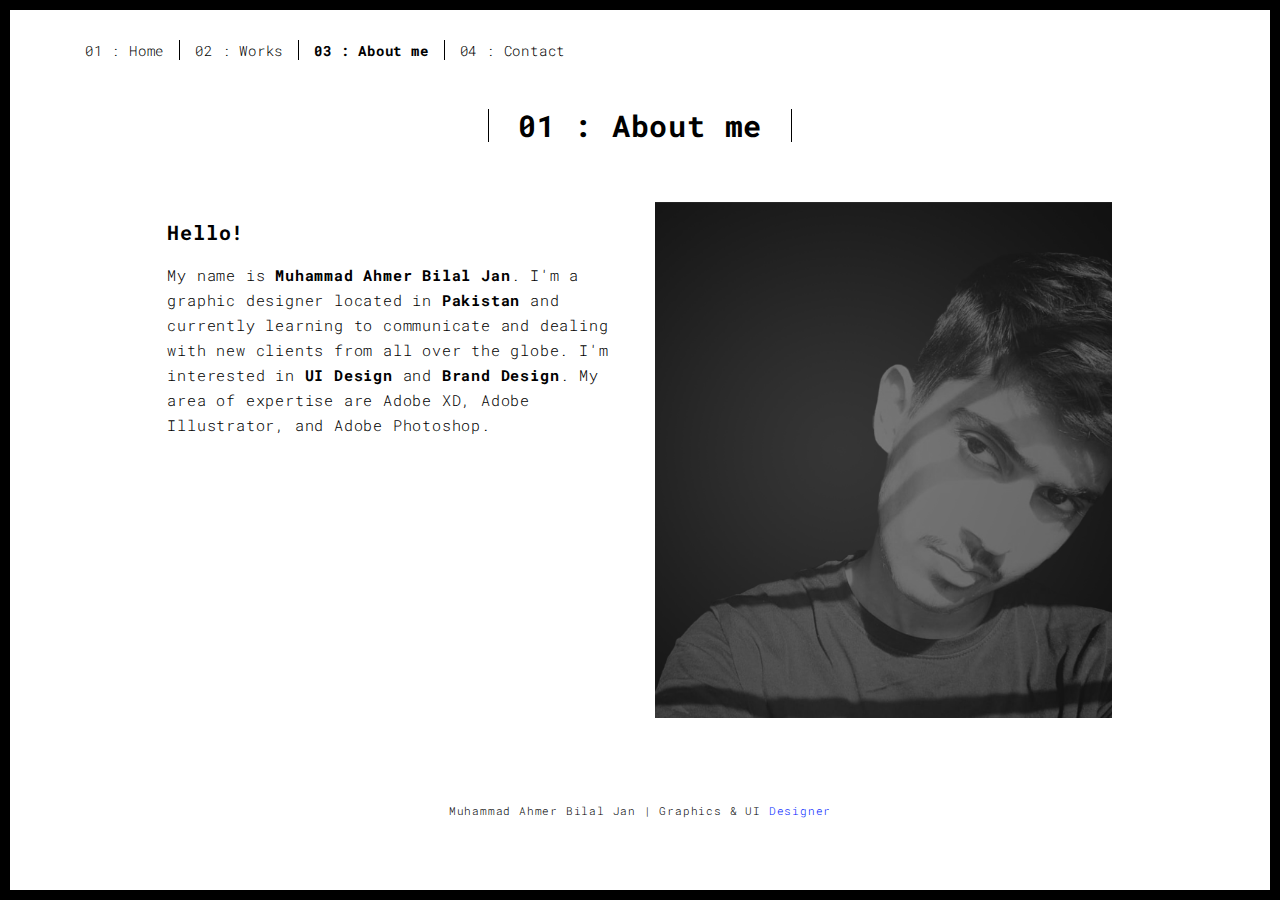
<file: about.html>
<!DOCTYPE html>
<html lang="en">

<head>
  <meta charset="UTF-8">
  <meta content="IE=edge" http-equiv="X-UA-Compatible">
  <meta content="width=device-width,initial-scale=1" name="viewport">
  <meta content="description" name="description">
  <meta name="google" content="notranslate" />
  <meta content="Mashup templates have been developped by Orson.io team" name="author">

  <!-- Disable tap highlight on IE -->
  <meta name="msapplication-tap-highlight" content="no">
  
  <link rel="apple-touch-icon" sizes="180x180" href="./assets/apple-icon-180x180.png">
  <link href="./assets/favicon.ico" rel="icon">

  <title>Title page</title>  

<link href="./main.3f6952e4.css" rel="stylesheet"></head>

<body class="">
<div id="site-border-left"></div>
<div id="site-border-right"></div>
<div id="site-border-top"></div>
<div id="site-border-bottom"></div>
 <!-- Add your content of header -->
<header>
  <nav class="navbar  navbar-fixed-top navbar-default">
    <div class="container">
        <button type="button" class="navbar-toggle collapsed" data-toggle="collapse" data-target="#navbar-collapse" aria-expanded="false">
          <span class="sr-only">Toggle navigation</span>
          <span class="icon-bar"></span>
          <span class="icon-bar"></span>
          <span class="icon-bar"></span>
        </button>

      <div class="collapse navbar-collapse" id="navbar-collapse">
        <ul class="nav navbar-nav ">
          <li><a href="./index.html" title="">01 : Home</a></li>
          <li><a href="./works.html" title="">02 : Works</a></li>
          <li><a href="./about.html" title="">03 : About me</a></li>
          <li><a href="./contact.html" title="">04 : Contact</a></li>
        </ul>


      </div> 
    </div>
  </nav>
</header>

<div class="section-container">
    <div class="container">
      <div class="row">
        <div class="col-xs-12">
          <div class="section-container-spacer text-center">
            <h1 class="h2">01 : About me</h1>
          </div>
          
          <div class="row">
            <div class="col-md-10 col-md-offset-1">
              <div class="row">
                <div class="col-xs-12 col-md-6">
                  <h3>Hello!</h3>
                  <p style="font-size:15px">My name is <b>Muhammad Ahmer Bilal Jan</b>. I'm a graphic designer located in <b>Pakistan</b> and currently learning to communicate and dealing with new clients from all over the globe. 
                    I'm interested in <b>UI Design</b> and <b>Brand Design</b>. My area of expertise are Adobe XD, Adobe Illustrator, and Adobe Photoshop.</p>
                  </div>
                <div class="col-xs-12 col-md-6">
                  <img src="aboutme2.png" class="img-responsive" alt="">
                </div>
              </div>
            </div>
          </div>
          
          
       </div>
      </div>
    </div>
  </div>


<footer class="footer-container text-center">
  <div class="container">
    <div class="row">
      <div class="col-xs-12">
        <p>Muhammad Ahmer Bilal Jan | Graphics & UI <a href="behance.net/Muhammadahmerbilal" >Designer</a></p>
      </div>
    </div>
  </div>
</footer>

<script>
  document.addEventListener("DOMContentLoaded", function (event) {
     navActivePage();
  });
</script>

<!-- Google Analytics: change UA-XXXXX-X to be your site's ID 

<script>
  (function (i, s, o, g, r, a, m) {
    i['GoogleAnalyticsObject'] = r; i[r] = i[r] || function () {
      (i[r].q = i[r].q || []).push(arguments)
    }, i[r].l = 1 * new Date(); a = s.createElement(o),
      m = s.getElementsByTagName(o)[0]; a.async = 1; a.src = g; m.parentNode.insertBefore(a, m)
  })(window, document, 'script', '//www.google-analytics.com/analytics.js', 'ga');
  ga('create', 'UA-XXXXX-X', 'auto');
  ga('send', 'pageview');
</script>

--> <script type="text/javascript" src="./main.70a66962.js"></script></body>

</html>
</file>
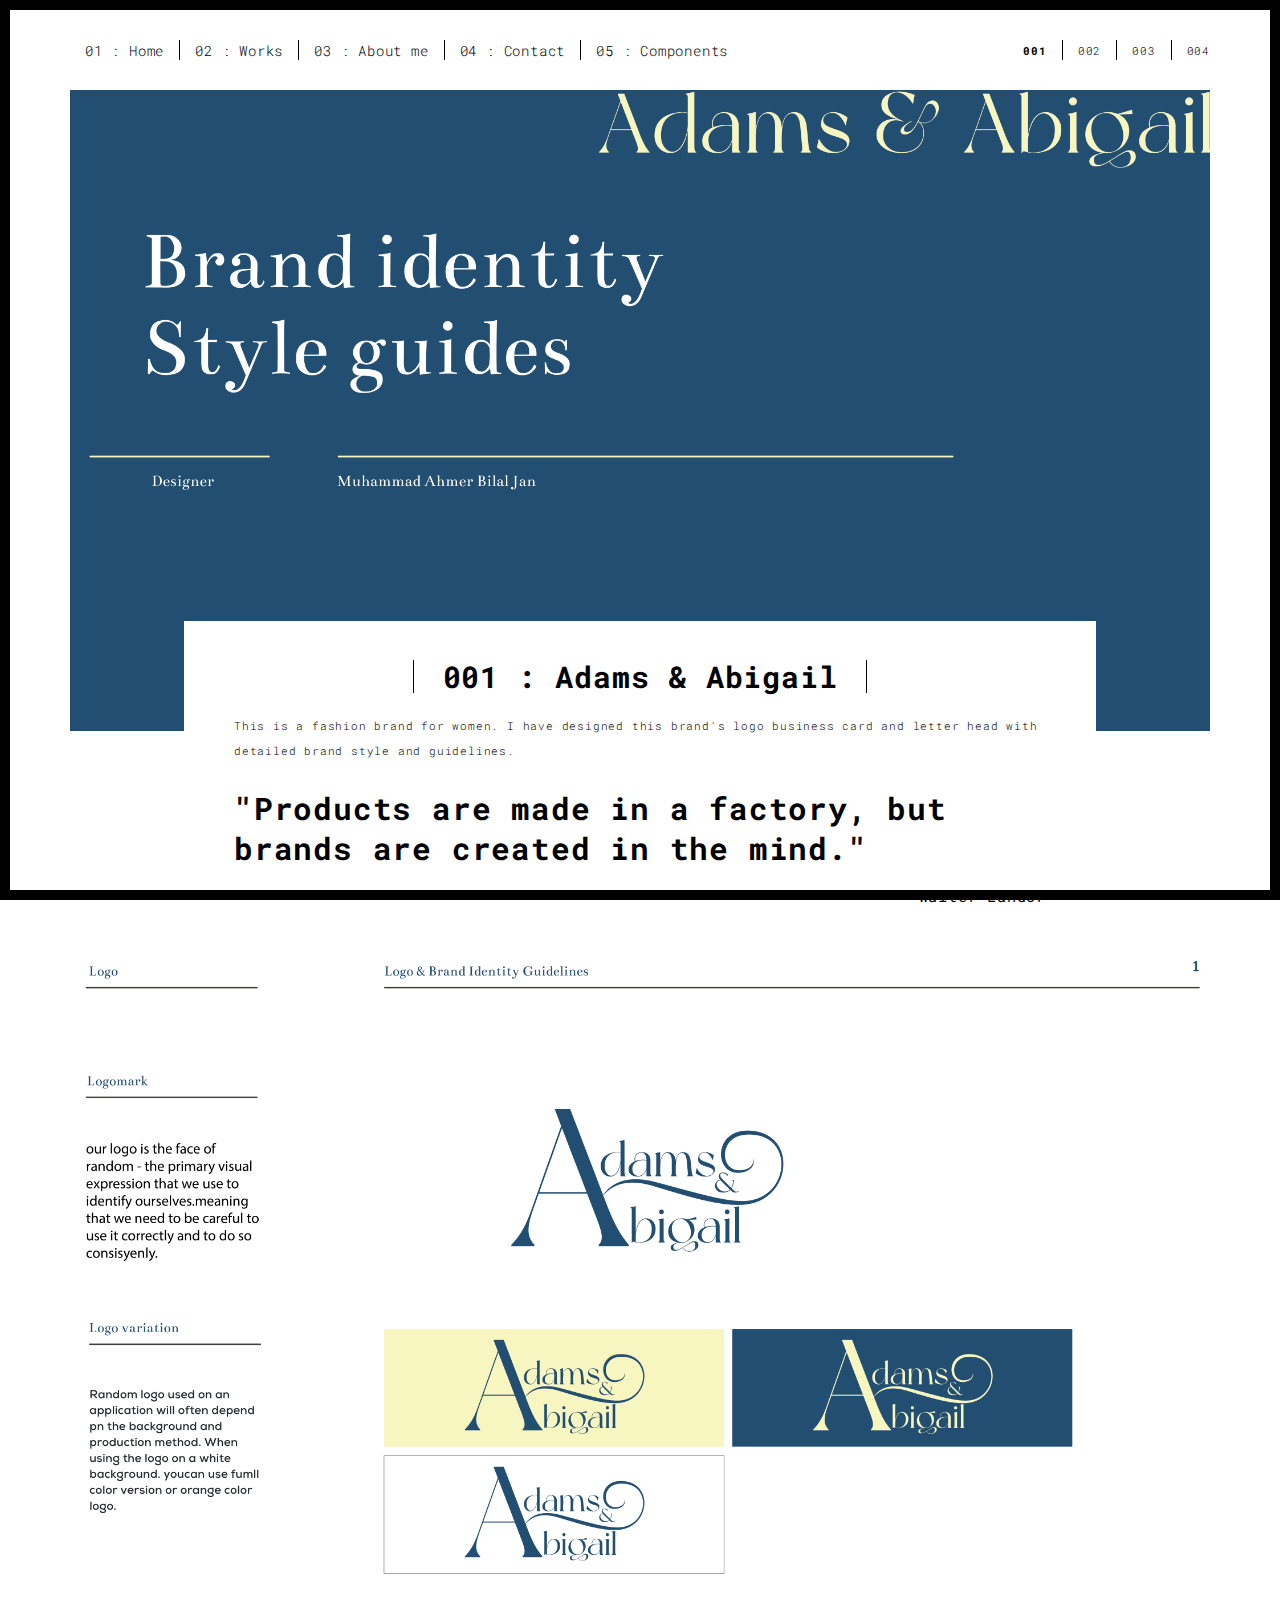
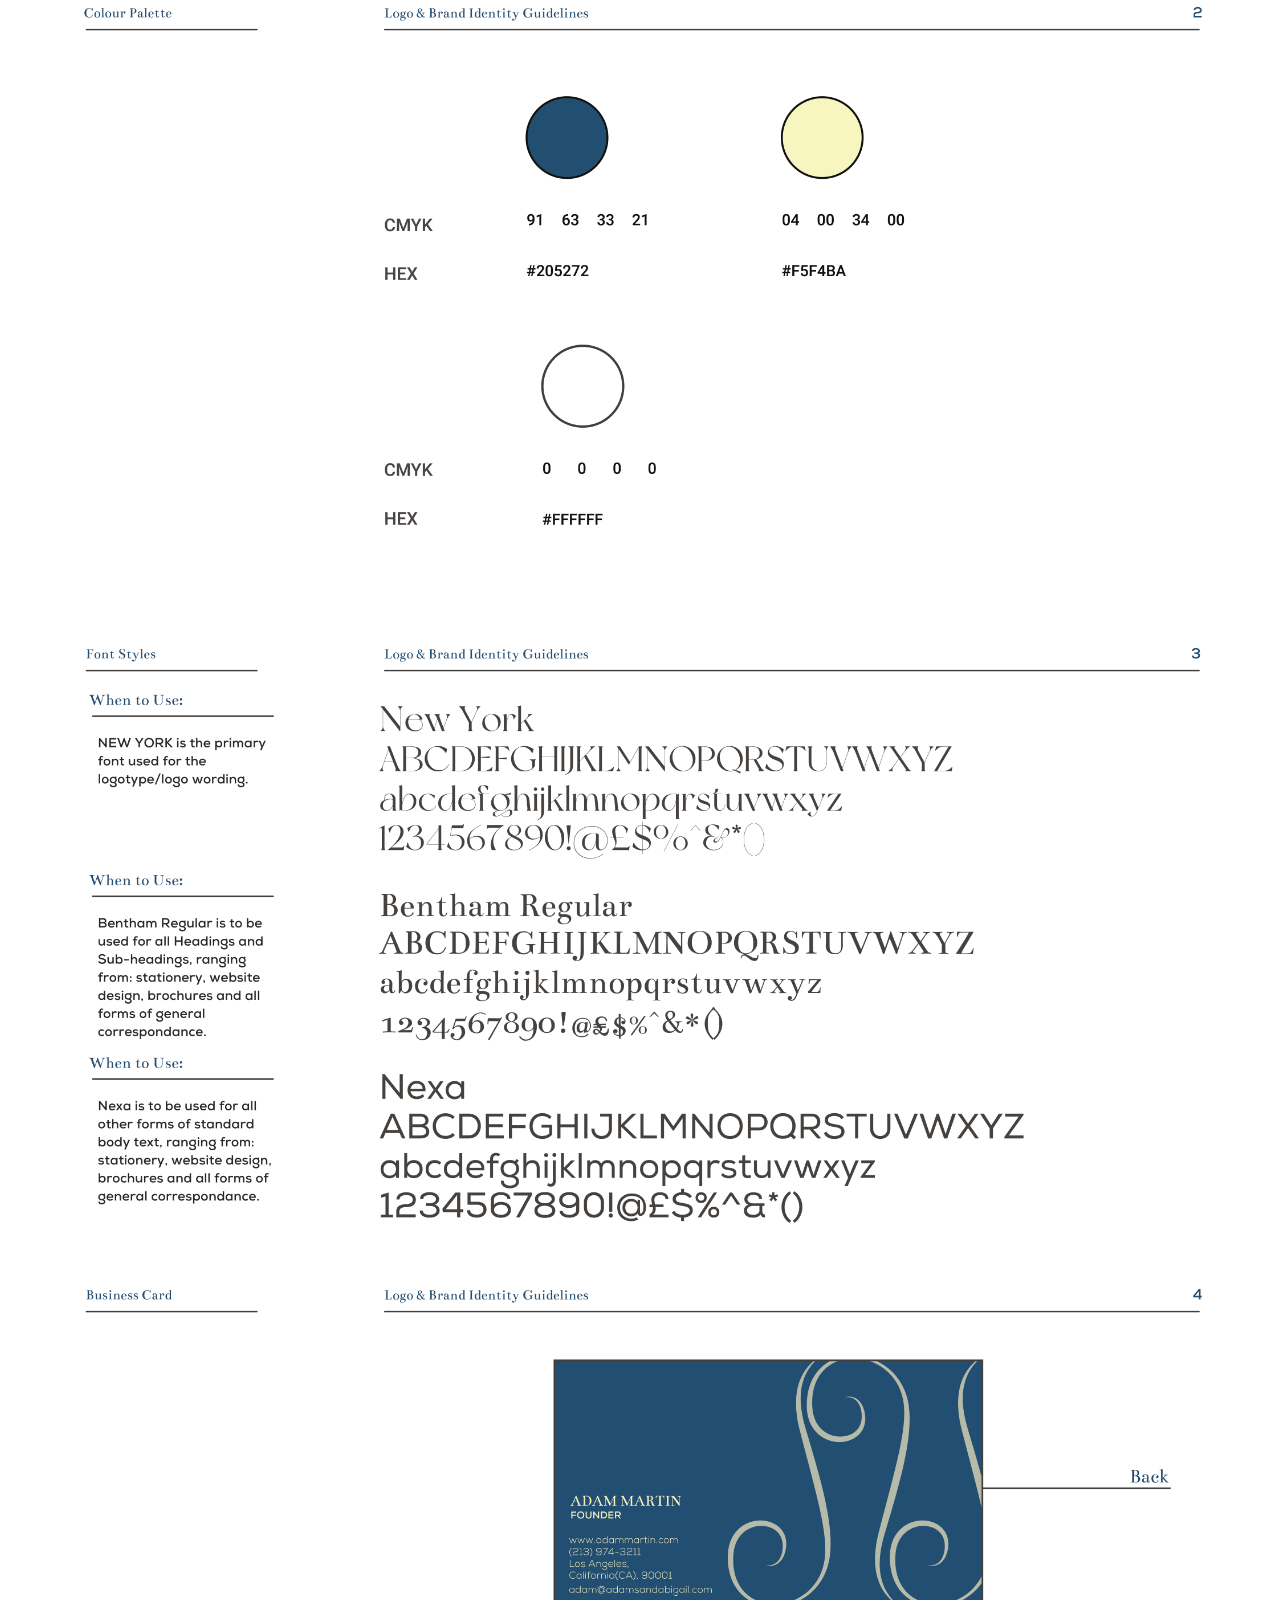
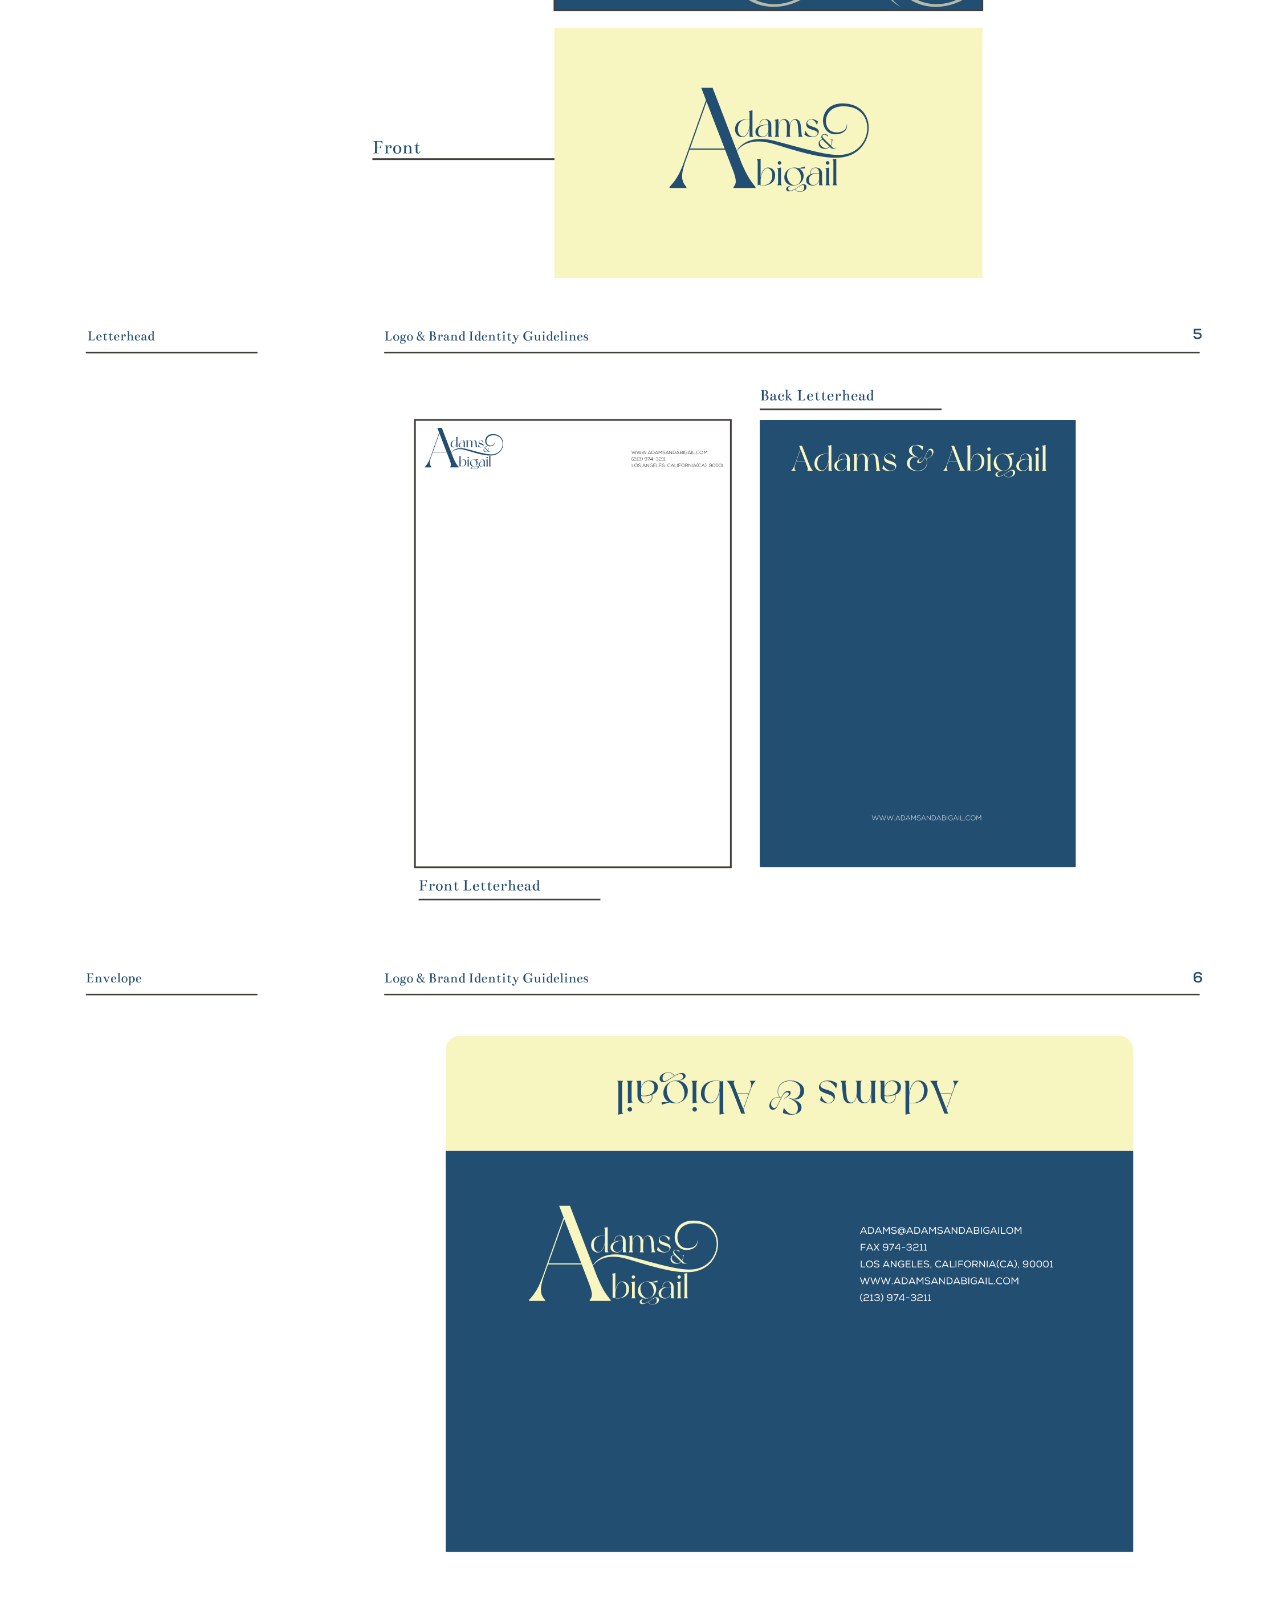
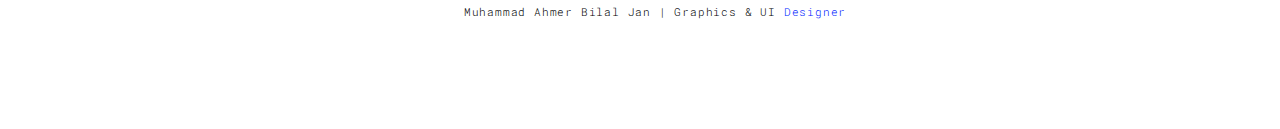
<file: branddesign.html>
<!DOCTYPE html>
<html lang="en">

<head>
  <meta charset="UTF-8">
  <meta content="IE=edge" http-equiv="X-UA-Compatible">
  <meta content="width=device-width,initial-scale=1" name="viewport">
  <meta content="description" name="description">
  <meta name="google" content="notranslate" />
  <meta content="Mashup templates have been developped by Orson.io team" name="author">

  <!-- Disable tap highlight on IE -->
  <meta name="msapplication-tap-highlight" content="no">
  
  <link rel="apple-touch-icon" sizes="180x180" href="./assets/apple-icon-180x180.png">
  <link href="./assets/favicon.ico" rel="icon">

  <title>Adams & Abigail</title>  

<link href="./main.3f6952e4.css" rel="stylesheet">
<style>
  .discover{
    align-items:flex-end ;
  }
</style>
</head>

<body class="">
<div id="site-border-left"></div>
<div id="site-border-right"></div>
<div id="site-border-top"></div>
<div id="site-border-bottom"></div>
<!-- Add your content of header -->
<header>
  <nav class="navbar  navbar-fixed-top navbar-default">
    <div class="container">
        <button type="button" class="navbar-toggle collapsed" data-toggle="collapse" data-target="#navbar-collapse" aria-expanded="false">
          <span class="sr-only">Toggle navigation</span>
          <span class="icon-bar"></span>
          <span class="icon-bar"></span>
          <span class="icon-bar"></span>
        </button>

      <div class="collapse navbar-collapse" id="navbar-collapse">
        <ul class="nav navbar-nav ">
          <li><a href="./index.html" title="">01 : Home</a></li>
          <li><a href="./works.html" title="">02 : Works</a></li>
          <li><a href="./about.html" title="">03 : About me</a></li>
          <li><a href="./contact.html" title="">04 : Contact</a></li>
          <li><a href="./components.html" title="">05 : Components</a></li>
        </ul>


          <ul class="nav navbar-nav navbar-right navbar-small visible-md visible-lg">
            <li><a href="./index.html" title="" class="active">001</a></li>
            <li><a href="./works.html" title="">002</a></li>
            <li><a href="./about.html" title="">003</a></li>
            <li><a href="./contact.html" title="">004</a></li>
           </ul>


      </div> 
    </div>
  </nav>
</header>
<div class="section-container">
  <div class="container">
    <div class="row">
      <div class="col-xs-12">
        <img src="bdesign01-01.png" class="img-responsive" alt="">
        
        <div class="card-container">
          <div class="text-center">
            <h1 class="h2">001 : Adams & Abigail</h1>
          </div>
          <p>This is a fashion brand for women. I have designed this brand's logo business card and letter head with detailed brand style and guidelines.</p>
          <blockquote>
            <p>"Products are made in a factory, but brands are created in the mind."</p>
            <small class="pull-right">Walter Landor</small>
          </blockquote>
          </div>
          <img src="bdesign-01.png" class="img-responsive" alt="">
          <img src="bdesign-02.png" class="img-responsive" alt="">
          <img src="bdesign-03.png" class="img-responsive" alt="">
          <img src="bdesign-04.png" class="img-responsive" alt="">
          <img src="bdesign-05.png" class="img-responsive" alt="">
          <img src="bdesign-06.png" class="img-responsive" alt="">


     


<footer class="footer-container text-center">
  <div class="container">
    <div class="row">
      <div class="col-xs-12">
        <p >Muhammad Ahmer Bilal Jan | Graphics & UI <a href="behance.net/Muhammadahmerbilal" >Designer</a></p>
     
      </div>
    </div>
  </div>
</footer>

<script>
  document.addEventListener("DOMContentLoaded", function (event) {
     navActivePage();
  });
</script>

<!-- Google Analytics: change UA-XXXXX-X to be your site's ID 

<script>
  (function (i, s, o, g, r, a, m) {
    i['GoogleAnalyticsObject'] = r; i[r] = i[r] || function () {
      (i[r].q = i[r].q || []).push(arguments)
    }, i[r].l = 1 * new Date(); a = s.createElement(o),
      m = s.getElementsByTagName(o)[0]; a.async = 1; a.src = g; m.parentNode.insertBefore(a, m)
  })(window, document, 'script', '//www.google-analytics.com/analytics.js', 'ga');
  ga('create', 'UA-XXXXX-X', 'auto');
  ga('send', 'pageview');
</script>

--> <script type="text/javascript" src="./main.70a66962.js"></script></body>

</html>
</file>
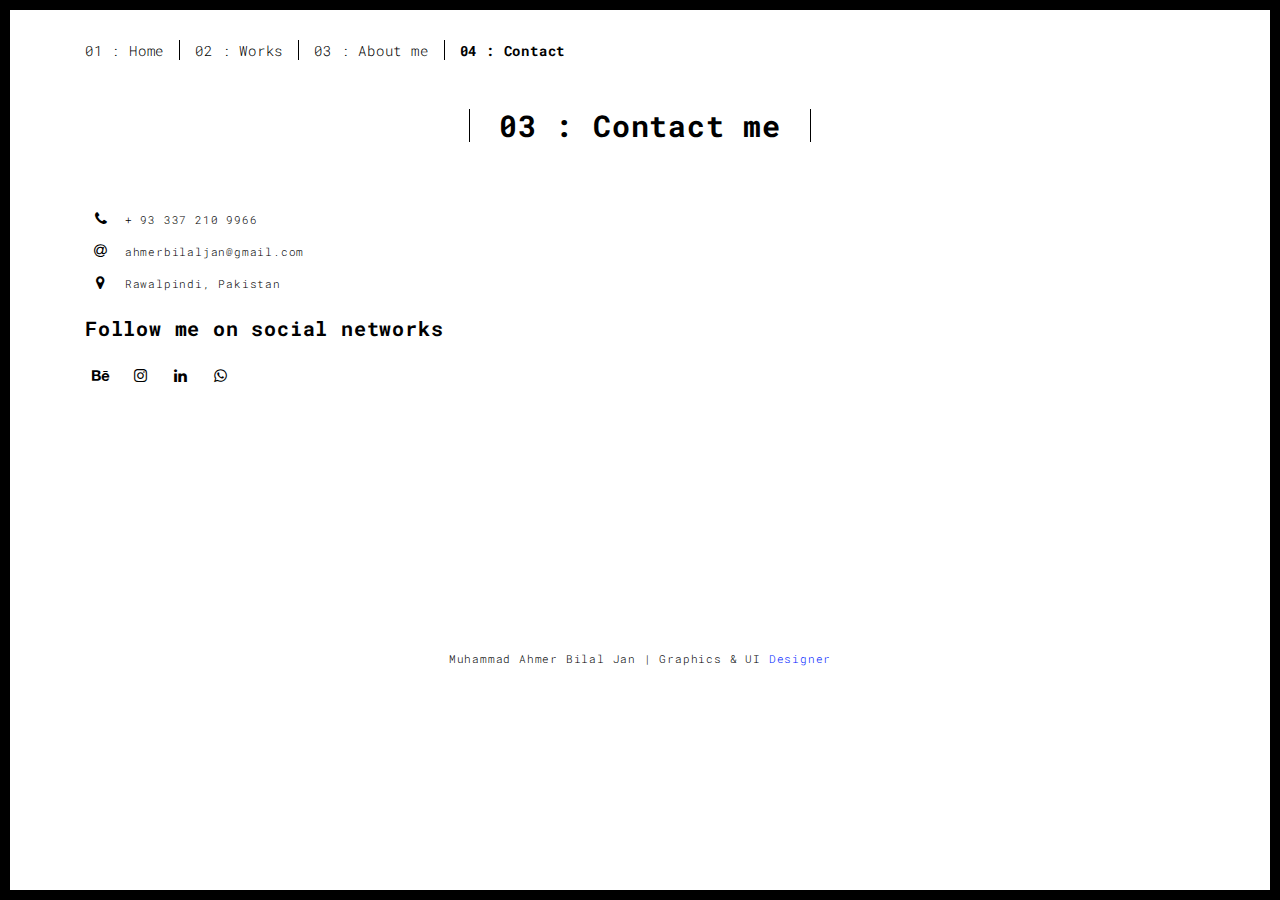
<file: contact.html>
<!DOCTYPE html>
<html lang="en">

<head>
  <meta charset="UTF-8">
  <meta content="IE=edge" http-equiv="X-UA-Compatible">
  <meta content="width=device-width,initial-scale=1" name="viewport">
  <meta content="description" name="description">
  <meta name="google" content="notranslate" />
  <meta content="Mashup templates have been developped by Orson.io team" name="author">

  <!-- Disable tap highlight on IE -->
  <meta name="msapplication-tap-highlight" content="no">
  
  <link rel="apple-touch-icon" sizes="180x180" href="./assets/apple-icon-180x180.png">
  <link href="./assets/favicon.ico" rel="icon">

  <title>Title page</title>  

<link href="./main.3f6952e4.css" rel="stylesheet"></head>

<body class="">
<div id="site-border-left"></div>
<div id="site-border-right"></div>
<div id="site-border-top"></div>
<div id="site-border-bottom"></div>
 <!-- Add your content of header -->
<header>
  <nav class="navbar  navbar-fixed-top navbar-default">
    <div class="container">
        <button type="button" class="navbar-toggle collapsed" data-toggle="collapse" data-target="#navbar-collapse" aria-expanded="false">
          <span class="sr-only">Toggle navigation</span>
          <span class="icon-bar"></span>
          <span class="icon-bar"></span>
          <span class="icon-bar"></span>
        </button>

      <div class="collapse navbar-collapse" id="navbar-collapse">
        <ul class="nav navbar-nav ">
          <li><a href="./index.html" title="">01 : Home</a></li>
          <li><a href="./works.html" title="">02 : Works</a></li>
          <li><a href="./about.html" title="">03 : About me</a></li>
          <li><a href="./contact.html" title="">04 : Contact</a></li>
        </ul>


      </div> 
    </div>
  </nav>
</header>

<div class="section-container">
    <div class="container">
      <div class="row">
        <div class="col-xs-12">
          <div class="section-container-spacer text-center">
            <h1 class="h2">03 : Contact me</h1>
          </div>
          
          <div class="col-md-5 address-container">
            <ul class="list-unstyled">
              <li>
                <span class="fa-icon">
                  <i class="fa fa-phone" aria-hidden="true"></i>
                </span>
                + 93 337 210 9966
              </li>
              <li>
                <span class="fa-icon">
                  <i class="fa fa-at" aria-hidden="true"></i>
                </span>
                ahmerbilaljan@gmail.com
              </li>
              <li>
                <span class="fa-icon">
                  <i class="fa fa fa-map-marker" aria-hidden="true"></i>
                </span>
                Rawalpindi, Pakistan
              </li>
            </ul>
                      <h3>Follow me on social networks</h3>
                      <a href="http://www.behance.net/Muhammadahmerbilal" title="" class="fa-icon">
                        <i class="fa fa-behance"></i>
                      </a>
                      <a href="http://www.instagram.com/ahmerbilal_12/" title="" class="fa-icon">
                        <i class="fa fa-instagram"></i>
                      </a>
                      <a href="https://www.linkedin.com/in/bilal-jan-995a811ba/" title="" class="fa-icon">
                        <i class="fa fa-linkedin"></i>
                      </a>
                      <a href="https://wa.me/923372109966" title="" class="fa-icon">
                        <i class="fa fa-whatsapp"></i>
                      </a>
                      <p>&emsp;</p>
                      <p>&emsp;</p>
                      <p>&emsp;</p>
                      <p>&emsp;</p>

                    </div>
                  </div>
                          </div>

          </div>
         
       </div>
      </div>
    </div>
  </div>


<footer class="footer-container text-center">
  <div class="container">
    <div class="row">
      <div class="col-xs-12">
        <p><p >Muhammad Ahmer Bilal Jan | Graphics & UI <a href="behance.net/Muhammadahmerbilal" >Designer</a></p>
      </p>
      </div>
    </div>
  </div>
</footer>

<script>
  document.addEventListener("DOMContentLoaded", function (event) {
     navActivePage();
  });
</script>

<!-- Google Analytics: change UA-XXXXX-X to be your site's ID 

<script>
  (function (i, s, o, g, r, a, m) {
    i['GoogleAnalyticsObject'] = r; i[r] = i[r] || function () {
      (i[r].q = i[r].q || []).push(arguments)
    }, i[r].l = 1 * new Date(); a = s.createElement(o),
      m = s.getElementsByTagName(o)[0]; a.async = 1; a.src = g; m.parentNode.insertBefore(a, m)
  })(window, document, 'script', '//www.google-analytics.com/analytics.js', 'ga');
  ga('create', 'UA-XXXXX-X', 'auto');
  ga('send', 'pageview');
</script>

--> <script type="text/javascript" src="./main.70a66962.js"></script></body>

</html>
</file>
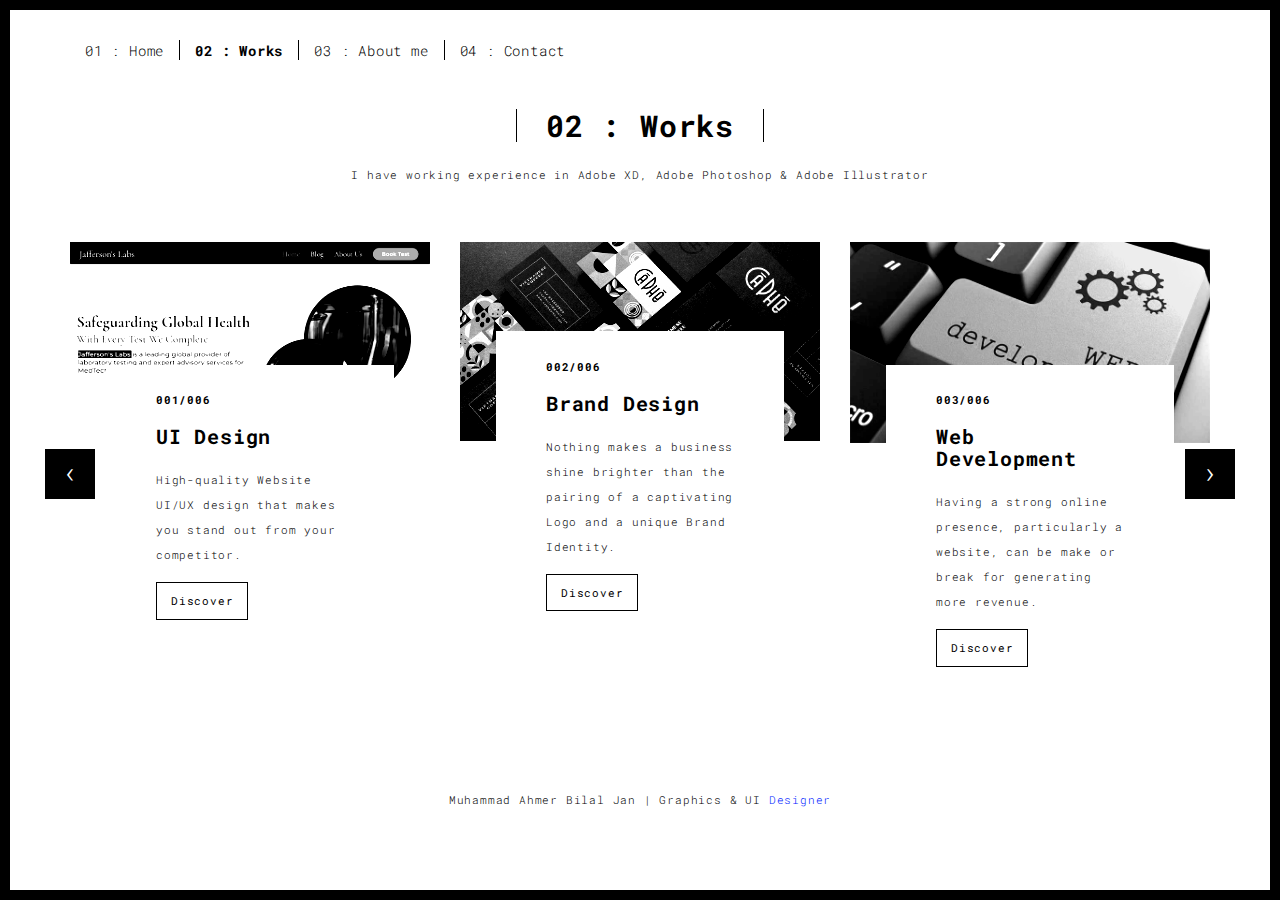
<file: works.html>
<!DOCTYPE html>
<html lang="en">

<head>
  <meta charset="UTF-8">
  <meta content="IE=edge" http-equiv="X-UA-Compatible">
  <meta content="width=device-width,initial-scale=1" name="viewport">
  <meta content="description" name="description">
  <meta name="google" content="notranslate" />
  <meta content="Mashup templates have been developped by Orson.io team" name="author">

  <!-- Disable tap highlight on IE -->
  <meta name="msapplication-tap-highlight" content="no">
  
  <link rel="apple-touch-icon" sizes="180x180" href="./assets/apple-icon-180x180.png">
  <link href="./assets/favicon.ico" rel="icon">

  <title>Works</title>  

<link href="./main.3f6952e4.css" rel="stylesheet"></head>

<body class="">
<div id="site-border-left"></div>
<div id="site-border-right"></div>
<div id="site-border-top"></div>
<div id="site-border-bottom"></div>
 <!-- Add your content of header -->
<header>
  <nav class="navbar  navbar-fixed-top navbar-default">
    <div class="container">
        <button type="button" class="navbar-toggle collapsed" data-toggle="collapse" data-target="#navbar-collapse" aria-expanded="false">
          <span class="sr-only">Toggle navigation</span>
          <span class="icon-bar"></span>
          <span class="icon-bar"></span>
          <span class="icon-bar"></span>
        </button>

      <div class="collapse navbar-collapse" id="navbar-collapse">
        <ul class="nav navbar-nav ">
          <li><a href="./index.html" title="">01 : Home</a></li>
          <li><a href="./works.html" title="">02 : Works</a></li>
          <li><a href="./about.html" title="">03 : About me</a></li>
          <li><a href="./contact.html" title="">04 : Contact</a></li>
        </ul>


      </div> 
    </div>
  </nav>
</header>

<div class="section-container">
  <div class="container">
    <div class="row">
      
      <div class="col-sm-8 col-sm-offset-2 section-container-spacer">
        <div class="text-center">
          <h1 class="h2">02 : Works</h1>
          <p>I have working experience in Adobe XD, Adobe Photoshop & Adobe Illustrator</p>
        </div>
      </div>

      <div class="col-md-12">
     
      <div id="myCarousel" class="carousel slide projects-carousel">
        <!-- Carousel items -->
        <div class="carousel-inner">
            <div class="item active">
                <div class="row">
                    <div class="col-sm-4">

                      <a href="./work.html" title="" class="black-image-project-hover">
                        <img src="001.png" alt="" class="img-responsive">
                      </a>
                      <div class="card-container card-container-lg">
                        <h4>001/006</h4>
                        <h3>UI Design</h3>
                        <p>High-quality Website UI/UX design that makes you stand out from your competitor.</p>
                        <a href="./work.html" title="" class="btn btn-default">Discover</a>
                      </div>
                    </div>
                    <div class="col-sm-4">
                      <a href="./work.html" title="" class="black-image-project-hover">
                        <img src="002.jpg" alt="" class="img-responsive">
                      </a>
                      <div class="card-container card-container-lg">
                        <h4>002/006</h4>
                        <h3>Brand Design</h3>
                        <p>Nothing makes a business shine brighter than the pairing of a captivating Logo and a unique Brand Identity. </p>
                        <a href="branddesign.html" title="" class="btn btn-default">Discover</a>
                      </div>
                    </div>
                    <div class="col-sm-4">
                      <a href="branddesign.html" title="" class="black-image-project-hover">
                        <img src="003.png" alt="" class="img-responsive">
                      </a>
                      <div class="card-container card-container-lg">
                        <h4>003/006</h4>
                        <h3>Web Development</h3>
                        <p>Having a strong online presence, particularly a website, can be make or break for generating more revenue. </p>
                        <a href="./work.html" title="" class="btn btn-default">Discover</a>
                      </div>
                    </div>
                    
                </div>
                <!--/row-->
            </div>
            <!--/item-->
            <div class="item">
                <div class="row">
                  <div class="col-sm-4">
                    <a href="./work.html" class="black-image-project-hover">
                      <img src="004.png" alt="Image" class="img-responsive">
                    </a>
                    <div class="card-container">
                      <h4>004/006</h4>
                      <h3>Social Media Content Creator</h3>
                      <p>Stay up to date with the latest social media best practices and technologies & Set 
                        up of profiles, logo & cover photo</p>
                      <a href="./work.html" class="btn btn-default">Discover</a>
                    </div>
                  </div>
                   <div class="col-sm-4">
                      <a href="./work.html" class="black-image-project-hover">
                        <img src="005.png" alt="Image" class="img-responsive">
                      </a>
                      <div class="card-container">
                        <h4>005/006</h4>
                        <h3>Print & Layout Design</h3>
                        <p>Awesome layout design services for your magazine, ebook, brochure, flyer, menu, etc.</p>
                        <a href="./work.html" class="btn btn-default">Discover</a>
                      </div>
                    </div>
                    
                    <div class="col-sm-4">
                      <a href="./work.html" class="black-image-project-hover">
                        <img src="006.png" alt="Image" class="img-responsive">
                      </a>
                      <div class="card-container">
                        <h4>006/006</h4>
                        <h3>Product Package Design</h3>
                        <p>worked in all sorts of niches and have designed all sorts of box
                          es. Including cosmetic and minimal box packaging as well.</p>
                        <a href="./work.html" class="btn btn-default">Discover</a>
                      </div>
                    </div>
                    
                </div>
                <!--/row-->
            </div>
            
            <!--/item-->
        </div>
        <!--/carousel-inner--> 
        <a class="left carousel-control" href="#myCarousel" data-slide="prev">‹</a>

        <a class="right carousel-control" href="#myCarousel" data-slide="next">›</a>
     </div>



    <!--/myCarousel-->
    </div>



    </div>
  </div>
</div>


<footer class="footer-container text-center">
  <div class="container">
    <div class="row">
      <div class="col-xs-12">
      <p >Muhammad Ahmer Bilal Jan | Graphics & UI <a href="behance.net/Muhammadahmerbilal" >Designer</a></p>
      </div>
    </div>
  </div>
</footer>

<script>
  document.addEventListener("DOMContentLoaded", function (event) {
     navActivePage();
  });
</script>

<!-- Google Analytics: change UA-XXXXX-X to be your site's ID 

<script>
  (function (i, s, o, g, r, a, m) {
    i['GoogleAnalyticsObject'] = r; i[r] = i[r] || function () {
      (i[r].q = i[r].q || []).push(arguments)
    }, i[r].l = 1 * new Date(); a = s.createElement(o),
      m = s.getElementsByTagName(o)[0]; a.async = 1; a.src = g; m.parentNode.insertBefore(a, m)
  })(window, document, 'script', '//www.google-analytics.com/analytics.js', 'ga');
  ga('create', 'UA-XXXXX-X', 'auto');
  ga('send', 'pageview');
</script>

--> <script type="text/javascript" src="./main.70a66962.js"></script></body>

</html>
</file>
<file: main.3f6952e4.css>
@import url(https://fonts.googleapis.com/css?family=Roboto:900|Roboto+Mono:300,400,700);@import url(https://maxcdn.bootstrapcdn.com/font-awesome/4.7.0/css/font-awesome.min.css);/*!
 * Bootstrap v3.3.7 (http://getbootstrap.com)
 * Copyright 2011-2016 Twitter, Inc.
 * Licensed under MIT (https://github.com/twbs/bootstrap/blob/master/LICENSE)
 */
/*! normalize.css v3.0.3 | MIT License | github.com/necolas/normalize.css */
       
html{font-family:sans-serif;-ms-text-size-adjust:100%;-webkit-text-size-adjust:100%}body{margin:0}article,aside,details,figcaption,figure,footer,header,hgroup,main,menu,nav,section,summary{display:block}audio,canvas,progress,video{display:inline-block;vertical-align:baseline}audio:not([controls]){display:none;height:0}[hidden],template{display:none}a{background-color:transparent}a:active,a:hover{outline:0}abbr[title]{border-bottom:1px dotted}b,strong{font-weight:700}dfn{font-style:italic}h1{font-size:2em;margin:.67em 0}mark{background:#ff0;color:#000}small{font-size:80%}sub,sup{font-size:75%;line-height:0;position:relative;vertical-align:baseline}sup{top:-.5em}sub{bottom:-.25em}img{border:0}svg:not(:root){overflow:hidden}figure{margin:1em 40px}hr{box-sizing:content-box;height:0}pre{overflow:auto}code,kbd,pre,samp{font-family:monospace,monospace;font-size:1em}button,input,optgroup,select,textarea{color:inherit;font:inherit;margin:0}button{overflow:visible}button,select{text-transform:none}button,html input[type=button],input[type=reset],input[type=submit]{-webkit-appearance:button;cursor:pointer}button[disabled],html input[disabled]{cursor:default}button::-moz-focus-inner,input::-moz-focus-inner{border:0;padding:0}input{line-height:normal}input[type=checkbox],input[type=radio]{box-sizing:border-box;padding:0}input[type=number]::-webkit-inner-spin-button,input[type=number]::-webkit-outer-spin-button{height:auto}input[type=search]{-webkit-appearance:textfield;box-sizing:content-box}input[type=search]::-webkit-search-cancel-button,input[type=search]::-webkit-search-decoration{-webkit-appearance:none}fieldset{border:1px solid silver;margin:0 2px;padding:.35em .625em .75em}textarea{overflow:auto}optgroup{font-weight:700}table{border-collapse:collapse;border-spacing:0}td,th{padding:0}

/*! Source: https://github.com/h5bp/html5-boilerplate/blob/master/src/css/main.css */@media print{*,:after,:before{background:transparent!important;color:#000!important;box-shadow:none!important;text-shadow:none!important}a,a:visited{text-decoration:underline}a[href]:after{content:" (" attr(href) ")"}abbr[title]:after{content:" (" attr(title) ")"}a[href^="#"]:after,a[href^="javascript:"]:after{content:""}blockquote,pre{border:1px solid #999;page-break-inside:avoid}thead{display:table-header-group}img,tr{page-break-inside:avoid}img{max-width:100%!important}h2,h3,p{orphans:3;widows:3}h2,h3{page-break-after:avoid}.navbar{display:none}.btn>.caret,.dropup>.btn>.caret{border-top-color:#000!important}.label{border:1px solid #000}.table{border-collapse:collapse!important}.table td,.table th{background-color:#fff!important}.table-bordered td,.table-bordered th{border:1px solid #ddd!important}}*,:after,:before{-webkit-box-sizing:border-box;-moz-box-sizing:border-box;box-sizing:border-box}html{font-size:10px;-webkit-tap-highlight-color:transparent}body{font-family:Roboto Mono,Helvetica,Arial,sans-serif;font-size:11px;line-height:1.78;color:#000;background-color:#fff}button,input,select,textarea{font-family:inherit;font-size:inherit;line-height:inherit}a{color:#001aff;text-decoration:none}a:focus,a:hover{color:#0012b3;text-decoration:underline}a:focus{outline:5px auto -webkit-focus-ring-color;outline-offset:-2px}figure{margin:0}img{vertical-align:middle}.img-responsive{display:block;max-width:100%;height:auto}.img-rounded{border-radius:0}.img-thumbnail{padding:4px;line-height:1.78;background-color:#fff;border:1px solid #ddd;border-radius:0;-webkit-transition:all .2s ease-in-out;-o-transition:all .2s ease-in-out;transition:all .2s ease-in-out;display:inline-block;max-width:100%;height:auto}.img-circle{border-radius:50%}hr{margin-top:19px;margin-bottom:19px;border:0;border-top:1px solid #eee}.sr-only{position:absolute;width:1px;height:1px;margin:-1px;padding:0;overflow:hidden;clip:rect(0,0,0,0);border:0}.sr-only-focusable:active,.sr-only-focusable:focus{position:static;width:auto;height:auto;margin:0;overflow:visible;clip:auto}[role=button]{cursor:pointer}.h1,.h2,.h3,.h4,.h5,.h6,h1,h2,h3,h4,h5,h6{font-family:Roboto Mono,Helvetica,Arial,sans-serif;font-weight:700;line-height:1.1;color:#000}.h1 .small,.h1 small,.h2 .small,.h2 small,.h3 .small,.h3 small,.h4 .small,.h4 small,.h5 .small,.h5 small,.h6 .small,.h6 small,h1 .small,h1 small,h2 .small,h2 small,h3 .small,h3 small,h4 .small,h4 small,h5 .small,h5 small,h6 .small,h6 small{font-weight:400;line-height:1;color:#777}.h1,.h2,.h3,h1,h2,h3{margin-top:19px;margin-bottom:9.5px}.h1 .small,.h1 small,.h2 .small,.h2 small,.h3 .small,.h3 small,h1 .small,h1 small,h2 .small,h2 small,h3 .small,h3 small{font-size:65%}.h4,.h5,.h6,h4,h5,h6{margin-top:9.5px;margin-bottom:9.5px}.h4 .small,.h4 small,.h5 .small,.h5 small,.h6 .small,.h6 small,h4 .small,h4 small,h5 .small,h5 small,h6 .small,h6 small{font-size:75%}.h1,h1{font-size:70px}.h2,h2{font-size:30px}.h3,h3{font-size:20px}.h4,.h5,h4,h5{font-size:11px}.h6,h6{font-size:10px}p{margin:0 0 9.5px}.lead{margin-bottom:19px;font-size:12px;font-weight:300;line-height:1.4}@media (min-width:768px){.lead{font-size:16.5px}}.small,small{font-size:90%}.mark,mark{background-color:#fcf8e3;padding:.2em}.text-left{text-align:left}.text-right{text-align:right}.text-center{text-align:center}.text-justify{text-align:justify}.text-nowrap{white-space:nowrap}.text-lowercase{text-transform:lowercase}.initialism,.text-uppercase{text-transform:uppercase}.text-capitalize{text-transform:capitalize}.text-muted{color:#777}.text-primary{color:#001aff}a.text-primary:focus,a.text-primary:hover{color:#0015cc}.text-success{color:#fff}a.text-success:focus,a.text-success:hover{color:#e6e6e6}.text-info{color:#31708f}a.text-info:focus,a.text-info:hover{color:#245269}.text-warning{color:#8a6d3b}a.text-warning:focus,a.text-warning:hover{color:#66512c}.text-danger{color:#fff}a.text-danger:focus,a.text-danger:hover{color:#e6e6e6}.bg-primary{color:#fff;background-color:#001aff}a.bg-primary:focus,a.bg-primary:hover{background-color:#0015cc}.bg-success,a.bg-success:focus,a.bg-success:hover{background-color:#000}.bg-info{background-color:#d9edf7}a.bg-info:focus,a.bg-info:hover{background-color:#afd9ee}.bg-warning{background-color:#fcf8e3}a.bg-warning:focus,a.bg-warning:hover{background-color:#f7ecb5}.bg-danger{background-color:red}a.bg-danger:focus,a.bg-danger:hover{background-color:#c00}.page-header{padding-bottom:8.5px;margin:38px 0 19px;border-bottom:1px solid #eee}ol,ul{margin-top:0;margin-bottom:9.5px}ol ol,ol ul,ul ol,ul ul{margin-bottom:0}.list-inline,.list-unstyled{padding-left:0;list-style:none}.list-inline{margin-left:-5px}.list-inline>li{display:inline-block;padding-left:5px;padding-right:5px}dl{margin-top:0;margin-bottom:19px}dd,dt{line-height:1.78}dt{font-weight:700}dd{margin-left:0}.dl-horizontal dd:after,.dl-horizontal dd:before{content:" ";display:table}.dl-horizontal dd:after{clear:both}@media (min-width:768px){.dl-horizontal dt{float:left;width:160px;clear:left;text-align:right;overflow:hidden;text-overflow:ellipsis;white-space:nowrap}.dl-horizontal dd{margin-left:180px}}abbr[data-original-title],abbr[title]{cursor:help;border-bottom:1px dotted #777}.initialism{font-size:90%}blockquote{padding:9.5px 19px;margin:0 0 19px;font-size:13.75px;border-left:5px solid #eee}blockquote ol:last-child,blockquote p:last-child,blockquote ul:last-child{margin-bottom:0}blockquote .small,blockquote footer,blockquote small{display:block;font-size:80%;line-height:1.78;color:#777}blockquote .small:before,blockquote footer:before,blockquote small:before{content:"\2014   \A0"}.blockquote-reverse,blockquote.pull-right{padding-right:15px;padding-left:0;border-right:5px solid #eee;border-left:0;text-align:right}.blockquote-reverse .small:before,.blockquote-reverse footer:before,.blockquote-reverse small:before,blockquote.pull-right .small:before,blockquote.pull-right footer:before,blockquote.pull-right small:before{content:""}.blockquote-reverse .small:after,.blockquote-reverse footer:after,.blockquote-reverse small:after,blockquote.pull-right .small:after,blockquote.pull-right footer:after,blockquote.pull-right small:after{content:"\A0   \2014"}address{margin-bottom:19px;font-style:normal;line-height:1.78}code,kbd,pre,samp{font-family:Menlo,Monaco,Consolas,Courier New,monospace}code{color:#c7254e;background-color:#f9f2f4}code,kbd{padding:2px 4px;font-size:90%;border-radius:0}kbd{color:#fff;background-color:#333;box-shadow:inset 0 -1px 0 rgba(0,0,0,.25)}kbd kbd{padding:0;font-size:100%;font-weight:700;box-shadow:none}pre{display:block;padding:9px;margin:0 0 9.5px;font-size:10px;line-height:1.78;word-break:break-all;word-wrap:break-word;color:#333;background-color:#f5f5f5;border:1px solid #ccc;border-radius:0}pre code{padding:0;font-size:inherit;color:inherit;white-space:pre-wrap;background-color:transparent;border-radius:0}.pre-scrollable{max-height:340px;overflow-y:scroll}.container{margin-right:auto;margin-left:auto;padding-left:15px;padding-right:15px}.container:after,.container:before{content:" ";display:table}.container:after{clear:both}@media (min-width:768px){.container{width:750px}}@media (min-width:992px){.container{width:970px}}@media (min-width:1200px){.container{width:1170px}}.container-fluid{margin-right:auto;margin-left:auto;padding-left:15px;padding-right:15px}.container-fluid:after,.container-fluid:before{content:" ";display:table}.container-fluid:after{clear:both}.row{margin-left:-15px;margin-right:-15px}.row:after,.row:before{content:" ";display:table}.row:after{clear:both}.col-lg-1,.col-lg-2,.col-lg-3,.col-lg-4,.col-lg-5,.col-lg-6,.col-lg-7,.col-lg-8,.col-lg-9,.col-lg-10,.col-lg-11,.col-lg-12,.col-md-1,.col-md-2,.col-md-3,.col-md-4,.col-md-5,.col-md-6,.col-md-7,.col-md-8,.col-md-9,.col-md-10,.col-md-11,.col-md-12,.col-sm-1,.col-sm-2,.col-sm-3,.col-sm-4,.col-sm-5,.col-sm-6,.col-sm-7,.col-sm-8,.col-sm-9,.col-sm-10,.col-sm-11,.col-sm-12,.col-xs-1,.col-xs-2,.col-xs-3,.col-xs-4,.col-xs-5,.col-xs-6,.col-xs-7,.col-xs-8,.col-xs-9,.col-xs-10,.col-xs-11,.col-xs-12{position:relative;min-height:1px;padding-left:15px;padding-right:15px}.col-xs-1,.col-xs-2,.col-xs-3,.col-xs-4,.col-xs-5,.col-xs-6,.col-xs-7,.col-xs-8,.col-xs-9,.col-xs-10,.col-xs-11,.col-xs-12{float:left}.col-xs-1{width:8.33333%}.col-xs-2{width:16.66667%}.col-xs-3{width:25%}.col-xs-4{width:33.33333%}.col-xs-5{width:41.66667%}.col-xs-6{width:50%}.col-xs-7{width:58.33333%}.col-xs-8{width:66.66667%}.col-xs-9{width:75%}.col-xs-10{width:83.33333%}.col-xs-11{width:91.66667%}.col-xs-12{width:100%}.col-xs-pull-0{right:auto}.col-xs-pull-1{right:8.33333%}.col-xs-pull-2{right:16.66667%}.col-xs-pull-3{right:25%}.col-xs-pull-4{right:33.33333%}.col-xs-pull-5{right:41.66667%}.col-xs-pull-6{right:50%}.col-xs-pull-7{right:58.33333%}.col-xs-pull-8{right:66.66667%}.col-xs-pull-9{right:75%}.col-xs-pull-10{right:83.33333%}.col-xs-pull-11{right:91.66667%}.col-xs-pull-12{right:100%}.col-xs-push-0{left:auto}.col-xs-push-1{left:8.33333%}.col-xs-push-2{left:16.66667%}.col-xs-push-3{left:25%}.col-xs-push-4{left:33.33333%}.col-xs-push-5{left:41.66667%}.col-xs-push-6{left:50%}.col-xs-push-7{left:58.33333%}.col-xs-push-8{left:66.66667%}.col-xs-push-9{left:75%}.col-xs-push-10{left:83.33333%}.col-xs-push-11{left:91.66667%}.col-xs-push-12{left:100%}.col-xs-offset-0{margin-left:0}.col-xs-offset-1{margin-left:8.33333%}.col-xs-offset-2{margin-left:16.66667%}.col-xs-offset-3{margin-left:25%}.col-xs-offset-4{margin-left:33.33333%}.col-xs-offset-5{margin-left:41.66667%}.col-xs-offset-6{margin-left:50%}.col-xs-offset-7{margin-left:58.33333%}.col-xs-offset-8{margin-left:66.66667%}.col-xs-offset-9{margin-left:75%}.col-xs-offset-10{margin-left:83.33333%}.col-xs-offset-11{margin-left:91.66667%}.col-xs-offset-12{margin-left:100%}@media (min-width:768px){.col-sm-1,.col-sm-2,.col-sm-3,.col-sm-4,.col-sm-5,.col-sm-6,.col-sm-7,.col-sm-8,.col-sm-9,.col-sm-10,.col-sm-11,.col-sm-12{float:left}.col-sm-1{width:8.33333%}.col-sm-2{width:16.66667%}.col-sm-3{width:25%}.col-sm-4{width:33.33333%}.col-sm-5{width:41.66667%}.col-sm-6{width:50%}.col-sm-7{width:58.33333%}.col-sm-8{width:66.66667%}.col-sm-9{width:75%}.col-sm-10{width:83.33333%}.col-sm-11{width:91.66667%}.col-sm-12{width:100%}.col-sm-pull-0{right:auto}.col-sm-pull-1{right:8.33333%}.col-sm-pull-2{right:16.66667%}.col-sm-pull-3{right:25%}.col-sm-pull-4{right:33.33333%}.col-sm-pull-5{right:41.66667%}.col-sm-pull-6{right:50%}.col-sm-pull-7{right:58.33333%}.col-sm-pull-8{right:66.66667%}.col-sm-pull-9{right:75%}.col-sm-pull-10{right:83.33333%}.col-sm-pull-11{right:91.66667%}.col-sm-pull-12{right:100%}.col-sm-push-0{left:auto}.col-sm-push-1{left:8.33333%}.col-sm-push-2{left:16.66667%}.col-sm-push-3{left:25%}.col-sm-push-4{left:33.33333%}.col-sm-push-5{left:41.66667%}.col-sm-push-6{left:50%}.col-sm-push-7{left:58.33333%}.col-sm-push-8{left:66.66667%}.col-sm-push-9{left:75%}.col-sm-push-10{left:83.33333%}.col-sm-push-11{left:91.66667%}.col-sm-push-12{left:100%}.col-sm-offset-0{margin-left:0}.col-sm-offset-1{margin-left:8.33333%}.col-sm-offset-2{margin-left:16.66667%}.col-sm-offset-3{margin-left:25%}.col-sm-offset-4{margin-left:33.33333%}.col-sm-offset-5{margin-left:41.66667%}.col-sm-offset-6{margin-left:50%}.col-sm-offset-7{margin-left:58.33333%}.col-sm-offset-8{margin-left:66.66667%}.col-sm-offset-9{margin-left:75%}.col-sm-offset-10{margin-left:83.33333%}.col-sm-offset-11{margin-left:91.66667%}.col-sm-offset-12{margin-left:100%}}@media (min-width:992px){.col-md-1,.col-md-2,.col-md-3,.col-md-4,.col-md-5,.col-md-6,.col-md-7,.col-md-8,.col-md-9,.col-md-10,.col-md-11,.col-md-12{float:left}.col-md-1{width:8.33333%}.col-md-2{width:16.66667%}.col-md-3{width:25%}.col-md-4{width:33.33333%}.col-md-5{width:41.66667%}.col-md-6{width:50%}.col-md-7{width:58.33333%}.col-md-8{width:66.66667%}.col-md-9{width:75%}.col-md-10{width:83.33333%}.col-md-11{width:91.66667%}.col-md-12{width:100%}.col-md-pull-0{right:auto}.col-md-pull-1{right:8.33333%}.col-md-pull-2{right:16.66667%}.col-md-pull-3{right:25%}.col-md-pull-4{right:33.33333%}.col-md-pull-5{right:41.66667%}.col-md-pull-6{right:50%}.col-md-pull-7{right:58.33333%}.col-md-pull-8{right:66.66667%}.col-md-pull-9{right:75%}.col-md-pull-10{right:83.33333%}.col-md-pull-11{right:91.66667%}.col-md-pull-12{right:100%}.col-md-push-0{left:auto}.col-md-push-1{left:8.33333%}.col-md-push-2{left:16.66667%}.col-md-push-3{left:25%}.col-md-push-4{left:33.33333%}.col-md-push-5{left:41.66667%}.col-md-push-6{left:50%}.col-md-push-7{left:58.33333%}.col-md-push-8{left:66.66667%}.col-md-push-9{left:75%}.col-md-push-10{left:83.33333%}.col-md-push-11{left:91.66667%}.col-md-push-12{left:100%}.col-md-offset-0{margin-left:0}.col-md-offset-1{margin-left:8.33333%}.col-md-offset-2{margin-left:16.66667%}.col-md-offset-3{margin-left:25%}.col-md-offset-4{margin-left:33.33333%}.col-md-offset-5{margin-left:41.66667%}.col-md-offset-6{margin-left:50%}.col-md-offset-7{margin-left:58.33333%}.col-md-offset-8{margin-left:66.66667%}.col-md-offset-9{margin-left:75%}.col-md-offset-10{margin-left:83.33333%}.col-md-offset-11{margin-left:91.66667%}.col-md-offset-12{margin-left:100%}}@media (min-width:1200px){.col-lg-1,.col-lg-2,.col-lg-3,.col-lg-4,.col-lg-5,.col-lg-6,.col-lg-7,.col-lg-8,.col-lg-9,.col-lg-10,.col-lg-11,.col-lg-12{float:left}.col-lg-1{width:8.33333%}.col-lg-2{width:16.66667%}.col-lg-3{width:25%}.col-lg-4{width:33.33333%}.col-lg-5{width:41.66667%}.col-lg-6{width:50%}.col-lg-7{width:58.33333%}.col-lg-8{width:66.66667%}.col-lg-9{width:75%}.col-lg-10{width:83.33333%}.col-lg-11{width:91.66667%}.col-lg-12{width:100%}.col-lg-pull-0{right:auto}.col-lg-pull-1{right:8.33333%}.col-lg-pull-2{right:16.66667%}.col-lg-pull-3{right:25%}.col-lg-pull-4{right:33.33333%}.col-lg-pull-5{right:41.66667%}.col-lg-pull-6{right:50%}.col-lg-pull-7{right:58.33333%}.col-lg-pull-8{right:66.66667%}.col-lg-pull-9{right:75%}.col-lg-pull-10{right:83.33333%}.col-lg-pull-11{right:91.66667%}.col-lg-pull-12{right:100%}.col-lg-push-0{left:auto}.col-lg-push-1{left:8.33333%}.col-lg-push-2{left:16.66667%}.col-lg-push-3{left:25%}.col-lg-push-4{left:33.33333%}.col-lg-push-5{left:41.66667%}.col-lg-push-6{left:50%}.col-lg-push-7{left:58.33333%}.col-lg-push-8{left:66.66667%}.col-lg-push-9{left:75%}.col-lg-push-10{left:83.33333%}.col-lg-push-11{left:91.66667%}.col-lg-push-12{left:100%}.col-lg-offset-0{margin-left:0}.col-lg-offset-1{margin-left:8.33333%}.col-lg-offset-2{margin-left:16.66667%}.col-lg-offset-3{margin-left:25%}.col-lg-offset-4{margin-left:33.33333%}.col-lg-offset-5{margin-left:41.66667%}.col-lg-offset-6{margin-left:50%}.col-lg-offset-7{margin-left:58.33333%}.col-lg-offset-8{margin-left:66.66667%}.col-lg-offset-9{margin-left:75%}.col-lg-offset-10{margin-left:83.33333%}.col-lg-offset-11{margin-left:91.66667%}.col-lg-offset-12{margin-left:100%}}table{background-color:transparent}caption{padding-top:8px;padding-bottom:8px;color:#777}caption,th{text-align:left}.table{width:100%;max-width:100%;margin-bottom:19px}.table>tbody>tr>td,.table>tbody>tr>th,.table>tfoot>tr>td,.table>tfoot>tr>th,.table>thead>tr>td,.table>thead>tr>th{padding:8px;line-height:1.78;vertical-align:top;border-top:1px solid #ddd}.table>thead>tr>th{vertical-align:bottom;border-bottom:2px solid #ddd}.table>caption+thead>tr:first-child>td,.table>caption+thead>tr:first-child>th,.table>colgroup+thead>tr:first-child>td,.table>colgroup+thead>tr:first-child>th,.table>thead:first-child>tr:first-child>td,.table>thead:first-child>tr:first-child>th{border-top:0}.table>tbody+tbody{border-top:2px solid #ddd}.table .table{background-color:#fff}.table-condensed>tbody>tr>td,.table-condensed>tbody>tr>th,.table-condensed>tfoot>tr>td,.table-condensed>tfoot>tr>th,.table-condensed>thead>tr>td,.table-condensed>thead>tr>th{padding:5px}.table-bordered,.table-bordered>tbody>tr>td,.table-bordered>tbody>tr>th,.table-bordered>tfoot>tr>td,.table-bordered>tfoot>tr>th,.table-bordered>thead>tr>td,.table-bordered>thead>tr>th{border:1px solid #ddd}.table-bordered>thead>tr>td,.table-bordered>thead>tr>th{border-bottom-width:2px}.table-striped>tbody>tr:nth-of-type(odd){background-color:#f9f9f9}.table-hover>tbody>tr:hover{background-color:#f5f5f5}table col[class*=col-]{position:static;float:none;display:table-column}table td[class*=col-],table th[class*=col-]{position:static;float:none;display:table-cell}.table>tbody>tr.active>td,.table>tbody>tr.active>th,.table>tbody>tr>td.active,.table>tbody>tr>th.active,.table>tfoot>tr.active>td,.table>tfoot>tr.active>th,.table>tfoot>tr>td.active,.table>tfoot>tr>th.active,.table>thead>tr.active>td,.table>thead>tr.active>th,.table>thead>tr>td.active,.table>thead>tr>th.active{background-color:#f5f5f5}.table-hover>tbody>tr.active:hover>td,.table-hover>tbody>tr.active:hover>th,.table-hover>tbody>tr:hover>.active,.table-hover>tbody>tr>td.active:hover,.table-hover>tbody>tr>th.active:hover{background-color:#e8e8e8}.table-hover>tbody>tr.success:hover>td,.table-hover>tbody>tr.success:hover>th,.table-hover>tbody>tr:hover>.success,.table-hover>tbody>tr>td.success:hover,.table-hover>tbody>tr>th.success:hover,.table>tbody>tr.success>td,.table>tbody>tr.success>th,.table>tbody>tr>td.success,.table>tbody>tr>th.success,.table>tfoot>tr.success>td,.table>tfoot>tr.success>th,.table>tfoot>tr>td.success,.table>tfoot>tr>th.success,.table>thead>tr.success>td,.table>thead>tr.success>th,.table>thead>tr>td.success,.table>thead>tr>th.success{background-color:#000}.table>tbody>tr.info>td,.table>tbody>tr.info>th,.table>tbody>tr>td.info,.table>tbody>tr>th.info,.table>tfoot>tr.info>td,.table>tfoot>tr.info>th,.table>tfoot>tr>td.info,.table>tfoot>tr>th.info,.table>thead>tr.info>td,.table>thead>tr.info>th,.table>thead>tr>td.info,.table>thead>tr>th.info{background-color:#d9edf7}.table-hover>tbody>tr.info:hover>td,.table-hover>tbody>tr.info:hover>th,.table-hover>tbody>tr:hover>.info,.table-hover>tbody>tr>td.info:hover,.table-hover>tbody>tr>th.info:hover{background-color:#c4e3f3}.table>tbody>tr.warning>td,.table>tbody>tr.warning>th,.table>tbody>tr>td.warning,.table>tbody>tr>th.warning,.table>tfoot>tr.warning>td,.table>tfoot>tr.warning>th,.table>tfoot>tr>td.warning,.table>tfoot>tr>th.warning,.table>thead>tr.warning>td,.table>thead>tr.warning>th,.table>thead>tr>td.warning,.table>thead>tr>th.warning{background-color:#fcf8e3}.table-hover>tbody>tr.warning:hover>td,.table-hover>tbody>tr.warning:hover>th,.table-hover>tbody>tr:hover>.warning,.table-hover>tbody>tr>td.warning:hover,.table-hover>tbody>tr>th.warning:hover{background-color:#faf2cc}.table>tbody>tr.danger>td,.table>tbody>tr.danger>th,.table>tbody>tr>td.danger,.table>tbody>tr>th.danger,.table>tfoot>tr.danger>td,.table>tfoot>tr.danger>th,.table>tfoot>tr>td.danger,.table>tfoot>tr>th.danger,.table>thead>tr.danger>td,.table>thead>tr.danger>th,.table>thead>tr>td.danger,.table>thead>tr>th.danger{background-color:red}.table-hover>tbody>tr.danger:hover>td,.table-hover>tbody>tr.danger:hover>th,.table-hover>tbody>tr:hover>.danger,.table-hover>tbody>tr>td.danger:hover,.table-hover>tbody>tr>th.danger:hover{background-color:#e60000}.table-responsive{overflow-x:auto;min-height:.01%}@media screen and (max-width:767px){.table-responsive{width:100%;margin-bottom:14.25px;overflow-y:hidden;-ms-overflow-style:-ms-autohiding-scrollbar;border:1px solid #ddd}.table-responsive>.table{margin-bottom:0}.table-responsive>.table>tbody>tr>td,.table-responsive>.table>tbody>tr>th,.table-responsive>.table>tfoot>tr>td,.table-responsive>.table>tfoot>tr>th,.table-responsive>.table>thead>tr>td,.table-responsive>.table>thead>tr>th{white-space:nowrap}.table-responsive>.table-bordered{border:0}.table-responsive>.table-bordered>tbody>tr>td:first-child,.table-responsive>.table-bordered>tbody>tr>th:first-child,.table-responsive>.table-bordered>tfoot>tr>td:first-child,.table-responsive>.table-bordered>tfoot>tr>th:first-child,.table-responsive>.table-bordered>thead>tr>td:first-child,.table-responsive>.table-bordered>thead>tr>th:first-child{border-left:0}.table-responsive>.table-bordered>tbody>tr>td:last-child,.table-responsive>.table-bordered>tbody>tr>th:last-child,.table-responsive>.table-bordered>tfoot>tr>td:last-child,.table-responsive>.table-bordered>tfoot>tr>th:last-child,.table-responsive>.table-bordered>thead>tr>td:last-child,.table-responsive>.table-bordered>thead>tr>th:last-child{border-right:0}.table-responsive>.table-bordered>tbody>tr:last-child>td,.table-responsive>.table-bordered>tbody>tr:last-child>th,.table-responsive>.table-bordered>tfoot>tr:last-child>td,.table-responsive>.table-bordered>tfoot>tr:last-child>th{border-bottom:0}}fieldset{margin:0;min-width:0}fieldset,legend{padding:0;border:0}legend{display:block;width:100%;margin-bottom:19px;font-size:16.5px;line-height:inherit;color:#333;border-bottom:1px solid #e5e5e5}label{display:inline-block;max-width:100%;margin-bottom:5px;font-weight:700}input[type=search]{-webkit-box-sizing:border-box;-moz-box-sizing:border-box;box-sizing:border-box}input[type=checkbox],input[type=radio]{margin:4px 0 0;margin-top:1px\9;line-height:normal}input[type=file]{display:block}input[type=range]{display:block;width:100%}select[multiple],select[size]{height:auto}input[type=checkbox]:focus,input[type=file]:focus,input[type=radio]:focus{outline:5px auto -webkit-focus-ring-color;outline-offset:-2px}output{padding-top:9px}.form-control,output{display:block;font-size:11px;line-height:1.78;color:#555}.form-control{width:100%;height:40px;padding:8px 14px;background-color:#fff;background-image:none;border:1px solid #000;border-radius:0;-webkit-box-shadow:inset 0 1px 1px rgba(0,0,0,.075);box-shadow:inset 0 1px 1px rgba(0,0,0,.075);-webkit-transition:border-color .15s ease-in-out,box-shadow .15s ease-in-out;-o-transition:border-color ease-in-out .15s,box-shadow ease-in-out .15s;transition:border-color .15s ease-in-out,box-shadow .15s ease-in-out}.form-control:focus{border-color:#66afe9;-webkit-box-shadow:inset 0 1px 1px rgba(0,0,0,.075),0 0 8px rgba(102,175,233,.6);box-shadow:inset 0 1px 1px rgba(0,0,0,.075),0 0 8px rgba(102,175,233,.6)}.form-control::-moz-placeholder{color:#999;opacity:1}.form-control:-ms-input-placeholder{color:#999}.form-control::-webkit-input-placeholder{color:#999}.form-control::-ms-expand{border:0;background-color:transparent}.form-control[disabled],.form-control[readonly],fieldset[disabled] .form-control{background-color:#eee;opacity:1}.form-control[disabled],fieldset[disabled] .form-control{cursor:not-allowed}textarea.form-control{height:auto}input[type=search]{-webkit-appearance:none}@media screen and (-webkit-min-device-pixel-ratio:0){input[type=date].form-control,input[type=datetime-local].form-control,input[type=month].form-control,input[type=time].form-control{line-height:40px}.input-group-sm>.input-group-btn>input[type=date].btn,.input-group-sm>.input-group-btn>input[type=datetime-local].btn,.input-group-sm>.input-group-btn>input[type=month].btn,.input-group-sm>.input-group-btn>input[type=time].btn,.input-group-sm>input[type=date].form-control,.input-group-sm>input[type=date].input-group-addon,.input-group-sm>input[type=datetime-local].form-control,.input-group-sm>input[type=datetime-local].input-group-addon,.input-group-sm>input[type=month].form-control,.input-group-sm>input[type=month].input-group-addon,.input-group-sm>input[type=time].form-control,.input-group-sm>input[type=time].input-group-addon,.input-group-sm input[type=date],.input-group-sm input[type=datetime-local],.input-group-sm input[type=month],.input-group-sm input[type=time],input[type=date].input-sm,input[type=datetime-local].input-sm,input[type=month].input-sm,input[type=time].input-sm{line-height:27px}.input-group-lg>.input-group-btn>input[type=date].btn,.input-group-lg>.input-group-btn>input[type=datetime-local].btn,.input-group-lg>.input-group-btn>input[type=month].btn,.input-group-lg>.input-group-btn>input[type=time].btn,.input-group-lg>input[type=date].form-control,.input-group-lg>input[type=date].input-group-addon,.input-group-lg>input[type=datetime-local].form-control,.input-group-lg>input[type=datetime-local].input-group-addon,.input-group-lg>input[type=month].form-control,.input-group-lg>input[type=month].input-group-addon,.input-group-lg>input[type=time].form-control,.input-group-lg>input[type=time].input-group-addon,.input-group-lg input[type=date],.input-group-lg input[type=datetime-local],.input-group-lg input[type=month],.input-group-lg input[type=time],input[type=date].input-lg,input[type=datetime-local].input-lg,input[type=month].input-lg,input[type=time].input-lg{line-height:41px}}.form-group{margin-bottom:15px}.checkbox,.radio{position:relative;display:block;margin-top:10px;margin-bottom:10px}.checkbox label,.radio label{min-height:19px;padding-left:20px;margin-bottom:0;font-weight:400;cursor:pointer}.checkbox-inline input[type=checkbox],.checkbox input[type=checkbox],.radio-inline input[type=radio],.radio input[type=radio]{position:absolute;margin-left:-20px;margin-top:4px\9}.checkbox+.checkbox,.radio+.radio{margin-top:-5px}.checkbox-inline,.radio-inline{position:relative;display:inline-block;padding-left:20px;margin-bottom:0;vertical-align:middle;font-weight:400;cursor:pointer}.checkbox-inline+.checkbox-inline,.radio-inline+.radio-inline{margin-top:0;margin-left:10px}.checkbox-inline.disabled,.checkbox.disabled label,.radio-inline.disabled,.radio.disabled label,fieldset[disabled] .checkbox-inline,fieldset[disabled] .checkbox label,fieldset[disabled] .radio-inline,fieldset[disabled] .radio label,fieldset[disabled] input[type=checkbox],fieldset[disabled] input[type=radio],input[type=checkbox].disabled,input[type=checkbox][disabled],input[type=radio].disabled,input[type=radio][disabled]{cursor:not-allowed}.form-control-static{padding-top:9px;padding-bottom:9px;margin-bottom:0;min-height:30px}.form-control-static.input-lg,.form-control-static.input-sm,.input-group-lg>.form-control-static.form-control,.input-group-lg>.form-control-static.input-group-addon,.input-group-lg>.input-group-btn>.form-control-static.btn,.input-group-sm>.form-control-static.form-control,.input-group-sm>.form-control-static.input-group-addon,.input-group-sm>.input-group-btn>.form-control-static.btn{padding-left:0;padding-right:0}.input-group-sm>.form-control,.input-group-sm>.input-group-addon,.input-group-sm>.input-group-btn>.btn,.input-sm{height:27px;padding:5px 10px;font-size:10px;line-height:1.5;border-radius:0}.input-group-sm>.input-group-btn>select.btn,.input-group-sm>select.form-control,.input-group-sm>select.input-group-addon,select.input-sm{height:27px;line-height:27px}.input-group-sm>.input-group-btn>select[multiple].btn,.input-group-sm>.input-group-btn>textarea.btn,.input-group-sm>select[multiple].form-control,.input-group-sm>select[multiple].input-group-addon,.input-group-sm>textarea.form-control,.input-group-sm>textarea.input-group-addon,select[multiple].input-sm,textarea.input-sm{height:auto}.form-group-sm .form-control{height:27px;padding:5px 10px;font-size:10px;line-height:1.5;border-radius:0}.form-group-sm select.form-control{height:27px;line-height:27px}.form-group-sm select[multiple].form-control,.form-group-sm textarea.form-control{height:auto}.form-group-sm .form-control-static{height:27px;min-height:29px;padding:6px 10px;font-size:10px;line-height:1.5}.input-group-lg>.form-control,.input-group-lg>.input-group-addon,.input-group-lg>.input-group-btn>.btn,.input-lg{height:41px;padding:10px 16px;font-size:14px;line-height:1.33333;border-radius:0}.input-group-lg>.input-group-btn>select.btn,.input-group-lg>select.form-control,.input-group-lg>select.input-group-addon,select.input-lg{height:41px;line-height:41px}.input-group-lg>.input-group-btn>select[multiple].btn,.input-group-lg>.input-group-btn>textarea.btn,.input-group-lg>select[multiple].form-control,.input-group-lg>select[multiple].input-group-addon,.input-group-lg>textarea.form-control,.input-group-lg>textarea.input-group-addon,select[multiple].input-lg,textarea.input-lg{height:auto}.form-group-lg .form-control{height:41px;padding:10px 16px;font-size:14px;line-height:1.33333;border-radius:0}.form-group-lg select.form-control{height:41px;line-height:41px}.form-group-lg select[multiple].form-control,.form-group-lg textarea.form-control{height:auto}.form-group-lg .form-control-static{height:41px;min-height:33px;padding:11px 16px;font-size:14px;line-height:1.33333}.has-feedback{position:relative}.has-feedback .form-control{padding-right:50px}.form-control-feedback{position:absolute;top:0;right:0;z-index:2;display:block;width:40px;height:40px;line-height:40px;text-align:center;pointer-events:none}.form-group-lg .form-control+.form-control-feedback,.input-group-lg+.form-control-feedback,.input-group-lg>.form-control+.form-control-feedback,.input-group-lg>.input-group-addon+.form-control-feedback,.input-group-lg>.input-group-btn>.btn+.form-control-feedback,.input-lg+.form-control-feedback{width:41px;height:41px;line-height:41px}.form-group-sm .form-control+.form-control-feedback,.input-group-sm+.form-control-feedback,.input-group-sm>.form-control+.form-control-feedback,.input-group-sm>.input-group-addon+.form-control-feedback,.input-group-sm>.input-group-btn>.btn+.form-control-feedback,.input-sm+.form-control-feedback{width:27px;height:27px;line-height:27px}.has-success .checkbox,.has-success .checkbox-inline,.has-success.checkbox-inline label,.has-success.checkbox label,.has-success .control-label,.has-success .help-block,.has-success .radio,.has-success .radio-inline,.has-success.radio-inline label,.has-success.radio label{color:#fff}.has-success .form-control{border-color:#fff;-webkit-box-shadow:inset 0 1px 1px rgba(0,0,0,.075);box-shadow:inset 0 1px 1px rgba(0,0,0,.075)}.has-success .form-control:focus{border-color:#e6e6e6;-webkit-box-shadow:inset 0 1px 1px rgba(0,0,0,.075),0 0 6px #fff;box-shadow:inset 0 1px 1px rgba(0,0,0,.075),0 0 6px #fff}.has-success .input-group-addon{color:#fff;border-color:#fff;background-color:#000}.has-success .form-control-feedback{color:#fff}.has-warning .checkbox,.has-warning .checkbox-inline,.has-warning.checkbox-inline label,.has-warning.checkbox label,.has-warning .control-label,.has-warning .help-block,.has-warning .radio,.has-warning .radio-inline,.has-warning.radio-inline label,.has-warning.radio label{color:#8a6d3b}.has-warning .form-control{border-color:#8a6d3b;-webkit-box-shadow:inset 0 1px 1px rgba(0,0,0,.075);box-shadow:inset 0 1px 1px rgba(0,0,0,.075)}.has-warning .form-control:focus{border-color:#66512c;-webkit-box-shadow:inset 0 1px 1px rgba(0,0,0,.075),0 0 6px #c0a16b;box-shadow:inset 0 1px 1px rgba(0,0,0,.075),0 0 6px #c0a16b}.has-warning .input-group-addon{color:#8a6d3b;border-color:#8a6d3b;background-color:#fcf8e3}.has-warning .form-control-feedback{color:#8a6d3b}.has-error .checkbox,.has-error .checkbox-inline,.has-error.checkbox-inline label,.has-error.checkbox label,.has-error .control-label,.has-error .help-block,.has-error .radio,.has-error .radio-inline,.has-error.radio-inline label,.has-error.radio label{color:#fff}.has-error .form-control{border-color:#fff;-webkit-box-shadow:inset 0 1px 1px rgba(0,0,0,.075);box-shadow:inset 0 1px 1px rgba(0,0,0,.075)}.has-error .form-control:focus{border-color:#e6e6e6;-webkit-box-shadow:inset 0 1px 1px rgba(0,0,0,.075),0 0 6px #fff;box-shadow:inset 0 1px 1px rgba(0,0,0,.075),0 0 6px #fff}.has-error .input-group-addon{color:#fff;border-color:#fff;background-color:red}.has-error .form-control-feedback{color:#fff}.has-feedback label~.form-control-feedback{top:24px}.has-feedback label.sr-only~.form-control-feedback{top:0}.help-block{display:block;margin-top:5px;margin-bottom:10px;color:#404040}@media (min-width:768px){.form-inline .form-group{display:inline-block;margin-bottom:0;vertical-align:middle}.form-inline .form-control{display:inline-block;width:auto;vertical-align:middle}.form-inline .form-control-static{display:inline-block}.form-inline .input-group{display:inline-table;vertical-align:middle}.form-inline .input-group .form-control,.form-inline .input-group .input-group-addon,.form-inline .input-group .input-group-btn{width:auto}.form-inline .input-group>.form-control{width:100%}.form-inline .control-label{margin-bottom:0;vertical-align:middle}.form-inline .checkbox,.form-inline .radio{display:inline-block;margin-top:0;margin-bottom:0;vertical-align:middle}.form-inline .checkbox label,.form-inline .radio label{padding-left:0}.form-inline .checkbox input[type=checkbox],.form-inline .radio input[type=radio]{position:relative;margin-left:0}.form-inline .has-feedback .form-control-feedback{top:0}}.form-horizontal .checkbox,.form-horizontal .checkbox-inline,.form-horizontal .radio,.form-horizontal .radio-inline{margin-top:0;margin-bottom:0;padding-top:9px}.form-horizontal .checkbox,.form-horizontal .radio{min-height:28px}.form-horizontal .form-group{margin-left:-15px;margin-right:-15px}.form-horizontal .form-group:after,.form-horizontal .form-group:before{content:" ";display:table}.form-horizontal .form-group:after{clear:both}@media (min-width:768px){.form-horizontal .control-label{text-align:right;margin-bottom:0;padding-top:9px}}.form-horizontal .has-feedback .form-control-feedback{right:15px}@media (min-width:768px){.form-horizontal .form-group-lg .control-label{padding-top:11px;font-size:14px}}@media (min-width:768px){.form-horizontal .form-group-sm .control-label{padding-top:6px;font-size:10px}}.btn{display:inline-block;margin-bottom:0;font-weight:400;text-align:center;vertical-align:middle;touch-action:manipulation;cursor:pointer;background-image:none;border:1px solid transparent;white-space:nowrap;padding:8px 14px;font-size:11px;line-height:1.78;border-radius:0;-webkit-user-select:none;-moz-user-select:none;-ms-user-select:none;user-select:none}.btn.active.focus,.btn.active:focus,.btn.focus,.btn:active.focus,.btn:active:focus,.btn:focus{outline:5px auto -webkit-focus-ring-color;outline-offset:-2px}.btn.focus,.btn:focus,.btn:hover{color:#000;text-decoration:none}.btn.active,.btn:active{outline:0;background-image:none;-webkit-box-shadow:inset 0 3px 5px rgba(0,0,0,.125);box-shadow:inset 0 3px 5px rgba(0,0,0,.125)}.btn.disabled,.btn[disabled],fieldset[disabled] .btn{cursor:not-allowed;opacity:.65;filter:alpha(opacity=65);-webkit-box-shadow:none;box-shadow:none}a.btn.disabled,fieldset[disabled] a.btn{pointer-events:none}.btn-default,.btn-default.active,.btn-default.active.focus,.btn-default.active:focus,.btn-default.active:hover,.btn-default.focus,.btn-default:active,.btn-default:active.focus,.btn-default:active:focus,.btn-default:active:hover,.btn-default:focus,.btn-default:hover,.open>.btn-default.dropdown-toggle,.open>.btn-default.dropdown-toggle.focus,.open>.btn-default.dropdown-toggle:focus,.open>.btn-default.dropdown-toggle:hover{color:#000;background-color:transparent;border-color:#000}.btn-default.active,.btn-default:active,.open>.btn-default.dropdown-toggle{background-image:none}.btn-default.disabled.focus,.btn-default.disabled:focus,.btn-default.disabled:hover,.btn-default[disabled].focus,.btn-default[disabled]:focus,.btn-default[disabled]:hover,fieldset[disabled] .btn-default.focus,fieldset[disabled] .btn-default:focus,fieldset[disabled] .btn-default:hover{background-color:transparent;border-color:#000}.btn-default .badge{color:transparent;background-color:#000}.btn-primary{color:#001aff;background-color:transparent;border-color:#001aff}.btn-primary.focus,.btn-primary:focus{color:#001aff;background-color:transparent;border-color:#000d80}.btn-primary.active,.btn-primary:active,.btn-primary:hover,.open>.btn-primary.dropdown-toggle{color:#001aff;background-color:transparent;border-color:#0014c2}.btn-primary.active.focus,.btn-primary.active:focus,.btn-primary.active:hover,.btn-primary:active.focus,.btn-primary:active:focus,.btn-primary:active:hover,.open>.btn-primary.dropdown-toggle.focus,.open>.btn-primary.dropdown-toggle:focus,.open>.btn-primary.dropdown-toggle:hover{color:#001aff;background-color:transparent;border-color:#000d80}.btn-primary.active,.btn-primary:active,.open>.btn-primary.dropdown-toggle{background-image:none}.btn-primary.disabled.focus,.btn-primary.disabled:focus,.btn-primary.disabled:hover,.btn-primary[disabled].focus,.btn-primary[disabled]:focus,.btn-primary[disabled]:hover,fieldset[disabled] .btn-primary.focus,fieldset[disabled] .btn-primary:focus,fieldset[disabled] .btn-primary:hover{background-color:transparent;border-color:#001aff}.btn-primary .badge{color:transparent;background-color:#001aff}.btn-success{color:#5cb85c;background-color:transparent;border-color:#5cb85c}.btn-success.focus,.btn-success:focus{color:#5cb85c;background-color:transparent;border-color:#2d672d}.btn-success.active,.btn-success:active,.btn-success:hover,.open>.btn-success.dropdown-toggle{color:#5cb85c;background-color:transparent;border-color:#419641}.btn-success.active.focus,.btn-success.active:focus,.btn-success.active:hover,.btn-success:active.focus,.btn-success:active:focus,.btn-success:active:hover,.open>.btn-success.dropdown-toggle.focus,.open>.btn-success.dropdown-toggle:focus,.open>.btn-success.dropdown-toggle:hover{color:#5cb85c;background-color:transparent;border-color:#2d672d}.btn-success.active,.btn-success:active,.open>.btn-success.dropdown-toggle{background-image:none}.btn-success.disabled.focus,.btn-success.disabled:focus,.btn-success.disabled:hover,.btn-success[disabled].focus,.btn-success[disabled]:focus,.btn-success[disabled]:hover,fieldset[disabled] .btn-success.focus,fieldset[disabled] .btn-success:focus,fieldset[disabled] .btn-success:hover{background-color:transparent;border-color:#5cb85c}.btn-success .badge{color:transparent;background-color:#5cb85c}.btn-info{border-color:#5bc0de}.btn-info,.btn-info.focus,.btn-info:focus{color:#5bc0de;background-color:transparent}.btn-info.focus,.btn-info:focus{border-color:#1f7e9a}.btn-info.active,.btn-info:active,.btn-info:hover,.open>.btn-info.dropdown-toggle{color:#5bc0de;background-color:transparent;border-color:#2aabd2}.btn-info.active.focus,.btn-info.active:focus,.btn-info.active:hover,.btn-info:active.focus,.btn-info:active:focus,.btn-info:active:hover,.open>.btn-info.dropdown-toggle.focus,.open>.btn-info.dropdown-toggle:focus,.open>.btn-info.dropdown-toggle:hover{color:#5bc0de;background-color:transparent;border-color:#1f7e9a}.btn-info.active,.btn-info:active,.open>.btn-info.dropdown-toggle{background-image:none}.btn-info.disabled.focus,.btn-info.disabled:focus,.btn-info.disabled:hover,.btn-info[disabled].focus,.btn-info[disabled]:focus,.btn-info[disabled]:hover,fieldset[disabled] .btn-info.focus,fieldset[disabled] .btn-info:focus,fieldset[disabled] .btn-info:hover{background-color:transparent;border-color:#5bc0de}.btn-info .badge{color:transparent;background-color:#5bc0de}.btn-warning{color:#f0ad4e;background-color:transparent;border-color:#f0ad4e}.btn-warning.focus,.btn-warning:focus{color:#f0ad4e;background-color:transparent;border-color:#b06d0f}.btn-warning.active,.btn-warning:active,.btn-warning:hover,.open>.btn-warning.dropdown-toggle{color:#f0ad4e;background-color:transparent;border-color:#eb9316}.btn-warning.active.focus,.btn-warning.active:focus,.btn-warning.active:hover,.btn-warning:active.focus,.btn-warning:active:focus,.btn-warning:active:hover,.open>.btn-warning.dropdown-toggle.focus,.open>.btn-warning.dropdown-toggle:focus,.open>.btn-warning.dropdown-toggle:hover{color:#f0ad4e;background-color:transparent;border-color:#b06d0f}.btn-warning.active,.btn-warning:active,.open>.btn-warning.dropdown-toggle{background-image:none}.btn-warning.disabled.focus,.btn-warning.disabled:focus,.btn-warning.disabled:hover,.btn-warning[disabled].focus,.btn-warning[disabled]:focus,.btn-warning[disabled]:hover,fieldset[disabled] .btn-warning.focus,fieldset[disabled] .btn-warning:focus,fieldset[disabled] .btn-warning:hover{background-color:transparent;border-color:#f0ad4e}.btn-warning .badge{color:transparent;background-color:#f0ad4e}.btn-danger{color:#d9534f;background-color:transparent;border-color:#d9534f}.btn-danger.focus,.btn-danger:focus{color:#d9534f;background-color:transparent;border-color:#8b211e}.btn-danger.active,.btn-danger:active,.btn-danger:hover,.open>.btn-danger.dropdown-toggle{color:#d9534f;background-color:transparent;border-color:#c12e2a}.btn-danger.active.focus,.btn-danger.active:focus,.btn-danger.active:hover,.btn-danger:active.focus,.btn-danger:active:focus,.btn-danger:active:hover,.open>.btn-danger.dropdown-toggle.focus,.open>.btn-danger.dropdown-toggle:focus,.open>.btn-danger.dropdown-toggle:hover{color:#d9534f;background-color:transparent;border-color:#8b211e}.btn-danger.active,.btn-danger:active,.open>.btn-danger.dropdown-toggle{background-image:none}.btn-danger.disabled.focus,.btn-danger.disabled:focus,.btn-danger.disabled:hover,.btn-danger[disabled].focus,.btn-danger[disabled]:focus,.btn-danger[disabled]:hover,fieldset[disabled] .btn-danger.focus,fieldset[disabled] .btn-danger:focus,fieldset[disabled] .btn-danger:hover{background-color:transparent;border-color:#d9534f}.btn-danger .badge{color:transparent;background-color:#d9534f}.btn-link{color:#001aff;font-weight:400;border-radius:0}.btn-link,.btn-link.active,.btn-link:active,.btn-link[disabled],fieldset[disabled] .btn-link{background-color:transparent;-webkit-box-shadow:none;box-shadow:none}.btn-link,.btn-link:active,.btn-link:focus,.btn-link:hover{border-color:transparent}.btn-link:focus,.btn-link:hover{color:#0012b3;text-decoration:underline;background-color:transparent}.btn-link[disabled]:focus,.btn-link[disabled]:hover,fieldset[disabled] .btn-link:focus,fieldset[disabled] .btn-link:hover{color:#777;text-decoration:none}.btn-group-lg>.btn,.btn-lg{padding:10px 16px;font-size:14px;line-height:1.33333;border-radius:0}.btn-group-sm>.btn,.btn-sm{padding:5px 10px;font-size:10px;line-height:1.5;border-radius:0}.btn-group-xs>.btn,.btn-xs{padding:1px 5px;font-size:10px;line-height:1.5;border-radius:0}.btn-block{display:block;width:100%}.btn-block+.btn-block{margin-top:5px}input[type=button].btn-block,input[type=reset].btn-block,input[type=submit].btn-block{width:100%}.fade{opacity:0;-webkit-transition:opacity .15s linear;-o-transition:opacity .15s linear;transition:opacity .15s linear}.fade.in{opacity:1}.collapse{display:none}.collapse.in{display:block}tr.collapse.in{display:table-row}tbody.collapse.in{display:table-row-group}.collapsing{position:relative;height:0;overflow:hidden;-webkit-transition-property:height,visibility;transition-property:height,visibility;-webkit-transition-duration:.35s;transition-duration:.35s;-webkit-transition-timing-function:ease;transition-timing-function:ease}.caret{display:inline-block;width:0;height:0;margin-left:2px;vertical-align:middle;border-top:4px dashed;border-top:4px solid\9;border-right:4px solid transparent;border-left:4px solid transparent}.dropdown,.dropup{position:relative}.dropdown-toggle:focus{outline:0}.dropdown-menu{position:absolute;top:100%;left:0;z-index:1000;display:none;float:left;min-width:160px;padding:5px 0;margin:2px 0 0;list-style:none;font-size:11px;text-align:left;background-color:#fff;border:1px solid #ccc;border:1px solid rgba(0,0,0,.15);border-radius:0;-webkit-box-shadow:0 6px 12px rgba(0,0,0,.175);box-shadow:0 6px 12px rgba(0,0,0,.175);background-clip:padding-box}.dropdown-menu.pull-right{right:0;left:auto}.dropdown-menu .divider{height:1px;margin:8.5px 0;overflow:hidden;background-color:#e5e5e5}.dropdown-menu>li>a{display:block;padding:3px 20px;clear:both;font-weight:400;line-height:1.78;color:#333;white-space:nowrap}.dropdown-menu>li>a:focus,.dropdown-menu>li>a:hover{text-decoration:none;color:#262626;background-color:#f5f5f5}.dropdown-menu>.active>a,.dropdown-menu>.active>a:focus,.dropdown-menu>.active>a:hover{color:#fff;text-decoration:none;outline:0;background-color:#001aff}.dropdown-menu>.disabled>a,.dropdown-menu>.disabled>a:focus,.dropdown-menu>.disabled>a:hover{color:#777}.dropdown-menu>.disabled>a:focus,.dropdown-menu>.disabled>a:hover{text-decoration:none;background-color:transparent;background-image:none;filter:progid:DXImageTransform.Microsoft.gradient(enabled = false);cursor:not-allowed}.open>.dropdown-menu{display:block}.open>a{outline:0}.dropdown-menu-right{left:auto;right:0}.dropdown-menu-left{left:0;right:auto}.dropdown-header{display:block;padding:3px 20px;font-size:10px;line-height:1.78;color:#777;white-space:nowrap}.dropdown-backdrop{position:fixed;left:0;right:0;bottom:0;top:0;z-index:990}.pull-right>.dropdown-menu{right:0;left:auto}.dropup .caret,.navbar-fixed-bottom .dropdown .caret{border-top:0;border-bottom:4px dashed;border-bottom:4px solid\9;content:""}.dropup .dropdown-menu,.navbar-fixed-bottom .dropdown .dropdown-menu{top:auto;bottom:100%;margin-bottom:2px}@media (min-width:768px){.navbar-right .dropdown-menu{right:0;left:auto}.navbar-right .dropdown-menu-left{left:0;right:auto}}.btn-group,.btn-group-vertical{position:relative;display:inline-block;vertical-align:middle}.btn-group-vertical>.btn,.btn-group>.btn{position:relative;float:left}.btn-group-vertical>.btn.active,.btn-group-vertical>.btn:active,.btn-group-vertical>.btn:focus,.btn-group-vertical>.btn:hover,.btn-group>.btn.active,.btn-group>.btn:active,.btn-group>.btn:focus,.btn-group>.btn:hover{z-index:2}.btn-group .btn+.btn,.btn-group .btn+.btn-group,.btn-group .btn-group+.btn,.btn-group .btn-group+.btn-group{margin-left:-1px}.btn-toolbar{margin-left:-5px}.btn-toolbar:after,.btn-toolbar:before{content:" ";display:table}.btn-toolbar:after{clear:both}.btn-toolbar .btn,.btn-toolbar .btn-group,.btn-toolbar .input-group{float:left}.btn-toolbar>.btn,.btn-toolbar>.btn-group,.btn-toolbar>.input-group{margin-left:5px}.btn-group>.btn:not(:first-child):not(:last-child):not(.dropdown-toggle){border-radius:0}.btn-group>.btn:first-child{margin-left:0}.btn-group>.btn:first-child:not(:last-child):not(.dropdown-toggle){border-bottom-right-radius:0;border-top-right-radius:0}.btn-group>.btn:last-child:not(:first-child),.btn-group>.dropdown-toggle:not(:first-child){border-bottom-left-radius:0;border-top-left-radius:0}.btn-group>.btn-group{float:left}.btn-group>.btn-group:not(:first-child):not(:last-child)>.btn{border-radius:0}.btn-group>.btn-group:first-child:not(:last-child)>.btn:last-child,.btn-group>.btn-group:first-child:not(:last-child)>.dropdown-toggle{border-bottom-right-radius:0;border-top-right-radius:0}.btn-group>.btn-group:last-child:not(:first-child)>.btn:first-child{border-bottom-left-radius:0;border-top-left-radius:0}.btn-group .dropdown-toggle:active,.btn-group.open .dropdown-toggle{outline:0}.btn-group>.btn+.dropdown-toggle{padding-left:8px;padding-right:8px}.btn-group-lg.btn-group>.btn+.dropdown-toggle,.btn-group>.btn-lg+.dropdown-toggle{padding-left:12px;padding-right:12px}.btn-group.open .dropdown-toggle{-webkit-box-shadow:inset 0 3px 5px rgba(0,0,0,.125);box-shadow:inset 0 3px 5px rgba(0,0,0,.125)}.btn-group.open .dropdown-toggle.btn-link{-webkit-box-shadow:none;box-shadow:none}.btn .caret{margin-left:0}.btn-group-lg>.btn .caret,.btn-lg .caret{border-width:5px 5px 0;border-bottom-width:0}.dropup .btn-group-lg>.btn .caret,.dropup .btn-lg .caret{border-width:0 5px 5px}.btn-group-vertical>.btn,.btn-group-vertical>.btn-group,.btn-group-vertical>.btn-group>.btn{display:block;float:none;width:100%;max-width:100%}.btn-group-vertical>.btn-group:after,.btn-group-vertical>.btn-group:before{content:" ";display:table}.btn-group-vertical>.btn-group:after{clear:both}.btn-group-vertical>.btn-group>.btn{float:none}.btn-group-vertical>.btn+.btn,.btn-group-vertical>.btn+.btn-group,.btn-group-vertical>.btn-group+.btn,.btn-group-vertical>.btn-group+.btn-group{margin-top:-1px;margin-left:0}.btn-group-vertical>.btn:not(:first-child):not(:last-child){border-radius:0}.btn-group-vertical>.btn:first-child:not(:last-child),.btn-group-vertical>.btn:last-child:not(:first-child){border-top-right-radius:0;border-top-left-radius:0;border-bottom-right-radius:0;border-bottom-left-radius:0}.btn-group-vertical>.btn-group:not(:first-child):not(:last-child)>.btn{border-radius:0}.btn-group-vertical>.btn-group:first-child:not(:last-child)>.btn:last-child,.btn-group-vertical>.btn-group:first-child:not(:last-child)>.dropdown-toggle{border-bottom-right-radius:0;border-bottom-left-radius:0}.btn-group-vertical>.btn-group:last-child:not(:first-child)>.btn:first-child{border-top-right-radius:0;border-top-left-radius:0}.btn-group-justified{display:table;width:100%;table-layout:fixed;border-collapse:separate}.btn-group-justified>.btn,.btn-group-justified>.btn-group{float:none;display:table-cell;width:1%}.btn-group-justified>.btn-group .btn{width:100%}.btn-group-justified>.btn-group .dropdown-menu{left:auto}[data-toggle=buttons]>.btn-group>.btn input[type=checkbox],[data-toggle=buttons]>.btn-group>.btn input[type=radio],[data-toggle=buttons]>.btn input[type=checkbox],[data-toggle=buttons]>.btn input[type=radio]{position:absolute;clip:rect(0,0,0,0);pointer-events:none}.input-group{position:relative;display:table;border-collapse:separate}.input-group[class*=col-]{float:none;padding-left:0;padding-right:0}.input-group .form-control{position:relative;z-index:2;float:left;width:100%;margin-bottom:0}.input-group .form-control:focus{z-index:3}.input-group-addon,.input-group-btn,.input-group .form-control{display:table-cell}.input-group-addon:not(:first-child):not(:last-child),.input-group-btn:not(:first-child):not(:last-child),.input-group .form-control:not(:first-child):not(:last-child){border-radius:0}.input-group-addon,.input-group-btn{width:1%;white-space:nowrap;vertical-align:middle}.input-group-addon{padding:8px 14px;font-size:11px;font-weight:400;line-height:1;color:#555;text-align:center;background-color:#eee;border:1px solid #000;border-radius:0}.input-group-addon.input-sm,.input-group-sm>.input-group-addon,.input-group-sm>.input-group-btn>.input-group-addon.btn{padding:5px 10px;font-size:10px;border-radius:0}.input-group-addon.input-lg,.input-group-lg>.input-group-addon,.input-group-lg>.input-group-btn>.input-group-addon.btn{padding:10px 16px;font-size:14px;border-radius:0}.input-group-addon input[type=checkbox],.input-group-addon input[type=radio]{margin-top:0}.input-group-addon:first-child,.input-group-btn:first-child>.btn,.input-group-btn:first-child>.btn-group>.btn,.input-group-btn:first-child>.dropdown-toggle,.input-group-btn:last-child>.btn-group:not(:last-child)>.btn,.input-group-btn:last-child>.btn:not(:last-child):not(.dropdown-toggle),.input-group .form-control:first-child{border-bottom-right-radius:0;border-top-right-radius:0}.input-group-addon:first-child{border-right:0}.input-group-addon:last-child,.input-group-btn:first-child>.btn-group:not(:first-child)>.btn,.input-group-btn:first-child>.btn:not(:first-child),.input-group-btn:last-child>.btn,.input-group-btn:last-child>.btn-group>.btn,.input-group-btn:last-child>.dropdown-toggle,.input-group .form-control:last-child{border-bottom-left-radius:0;border-top-left-radius:0}.input-group-addon:last-child{border-left:0}.input-group-btn{font-size:0;white-space:nowrap}.input-group-btn,.input-group-btn>.btn{position:relative}.input-group-btn>.btn+.btn{margin-left:-1px}.input-group-btn>.btn:active,.input-group-btn>.btn:focus,.input-group-btn>.btn:hover{z-index:2}.input-group-btn:first-child>.btn,.input-group-btn:first-child>.btn-group{margin-right:-1px}.input-group-btn:last-child>.btn,.input-group-btn:last-child>.btn-group{z-index:2;margin-left:-1px}.nav{margin-bottom:0;padding-left:0;list-style:none}.nav:after,.nav:before{content:" ";display:table}.nav:after{clear:both}.nav>li,.nav>li>a{position:relative;display:block}.nav>li>a{padding:10px 15px}.nav>li>a:focus,.nav>li>a:hover{text-decoration:none;background-color:transparent}.nav>li.disabled>a{color:#777}.nav>li.disabled>a:focus,.nav>li.disabled>a:hover{color:#777;text-decoration:none;background-color:transparent;cursor:not-allowed}.nav .open>a,.nav .open>a:focus,.nav .open>a:hover{background-color:transparent;border-color:#001aff}.nav .nav-divider{height:1px;margin:8.5px 0;overflow:hidden;background-color:#e5e5e5}.nav>li>a>img{max-width:none}.nav-tabs{border-bottom:1px solid #ddd}.nav-tabs>li{float:left;margin-bottom:-1px}.nav-tabs>li>a{margin-right:2px;line-height:1.78;border:1px solid transparent;border-radius:0 0 0 0}.nav-tabs>li>a:hover{border-color:#eee #eee #ddd}.nav-tabs>li.active>a,.nav-tabs>li.active>a:focus,.nav-tabs>li.active>a:hover{color:#555;background-color:#fff;border:1px solid #ddd;border-bottom-color:transparent;cursor:default}.nav-pills>li{float:left}.nav-pills>li>a{border-radius:0}.nav-pills>li+li{margin-left:2px}.nav-pills>li.active>a,.nav-pills>li.active>a:focus,.nav-pills>li.active>a:hover{color:#fff;background-color:#001aff}.nav-stacked>li{float:none}.nav-stacked>li+li{margin-top:2px;margin-left:0}.nav-justified,.nav-tabs.nav-justified{width:100%}.nav-justified>li,.nav-tabs.nav-justified>li{float:none}.nav-justified>li>a,.nav-tabs.nav-justified>li>a{text-align:center;margin-bottom:5px}.nav-justified>.dropdown .dropdown-menu{top:auto;left:auto}@media (min-width:768px){.nav-justified>li,.nav-tabs.nav-justified>li{display:table-cell;width:1%}.nav-justified>li>a,.nav-tabs.nav-justified>li>a{margin-bottom:0}}.nav-tabs-justified,.nav-tabs.nav-justified{border-bottom:0}.nav-tabs-justified>li>a,.nav-tabs.nav-justified>li>a{margin-right:0;border-radius:0}.nav-tabs-justified>.active>a,.nav-tabs-justified>.active>a:focus,.nav-tabs-justified>.active>a:hover,.nav-tabs.nav-justified>.active>a,.nav-tabs.nav-justified>.active>a:focus,.nav-tabs.nav-justified>.active>a:hover{border:1px solid #ddd}@media (min-width:768px){.nav-tabs-justified>li>a,.nav-tabs.nav-justified>li>a{border-bottom:1px solid #ddd;border-radius:0 0 0 0}.nav-tabs-justified>.active>a,.nav-tabs-justified>.active>a:focus,.nav-tabs-justified>.active>a:hover,.nav-tabs.nav-justified>.active>a,.nav-tabs.nav-justified>.active>a:focus,.nav-tabs.nav-justified>.active>a:hover{border-bottom-color:#fff}}.tab-content>.tab-pane{display:none}.tab-content>.active{display:block}.nav-tabs .dropdown-menu{margin-top:-1px;border-top-right-radius:0;border-top-left-radius:0}.navbar{position:relative;min-height:20px;margin-bottom:19px;border:1px solid transparent}.navbar:after,.navbar:before{content:" ";display:table}.navbar:after{clear:both}@media (min-width:768px){.navbar{border-radius:0}}.navbar-header:after,.navbar-header:before{content:" ";display:table}.navbar-header:after{clear:both}@media (min-width:768px){.navbar-header{float:left}}.navbar-collapse{overflow-x:visible;padding-right:15px;padding-left:15px;border-top:1px solid transparent;box-shadow:inset 0 1px 0 hsla(0,0%,100%,.1);-webkit-overflow-scrolling:touch}.navbar-collapse:after,.navbar-collapse:before{content:" ";display:table}.navbar-collapse:after{clear:both}.navbar-collapse.in{overflow-y:auto}@media (min-width:768px){.navbar-collapse{width:auto;border-top:0;box-shadow:none}.navbar-collapse.collapse{display:block!important;height:auto!important;padding-bottom:0;overflow:visible!important}.navbar-collapse.in{overflow-y:visible}.navbar-fixed-bottom .navbar-collapse,.navbar-fixed-top .navbar-collapse,.navbar-static-top .navbar-collapse{padding-left:0;padding-right:0}}.navbar-fixed-bottom .navbar-collapse,.navbar-fixed-top .navbar-collapse{max-height:340px}@media (max-device-width:480px) and (orientation:landscape){.navbar-fixed-bottom .navbar-collapse,.navbar-fixed-top .navbar-collapse{max-height:200px}}.container-fluid>.navbar-collapse,.container-fluid>.navbar-header,.container>.navbar-collapse,.container>.navbar-header{margin-right:-15px;margin-left:-15px}@media (min-width:768px){.container-fluid>.navbar-collapse,.container-fluid>.navbar-header,.container>.navbar-collapse,.container>.navbar-header{margin-right:0;margin-left:0}}.navbar-static-top{z-index:1000;border-width:0 0 1px}@media (min-width:768px){.navbar-static-top{border-radius:0}}.navbar-fixed-bottom,.navbar-fixed-top{position:fixed;right:0;left:0;z-index:1030}@media (min-width:768px){.navbar-fixed-bottom,.navbar-fixed-top{border-radius:0}}.navbar-fixed-top{top:0;border-width:0 0 1px}.navbar-fixed-bottom{bottom:0;margin-bottom:0;border-width:1px 0 0}.navbar-brand{float:left;padding:.5px 15px;font-size:14px;line-height:19px;height:20px}.navbar-brand:focus,.navbar-brand:hover{text-decoration:none}.navbar-brand>img{display:block}@media (min-width:768px){.navbar>.container-fluid .navbar-brand,.navbar>.container .navbar-brand{margin-left:-15px}}.navbar-toggle{position:relative;float:right;margin-right:15px;padding:9px 10px;margin-top:-7px;margin-bottom:-7px;background-color:transparent;background-image:none;border:1px solid transparent;border-radius:0}.navbar-toggle:focus{outline:0}.navbar-toggle .icon-bar{display:block;width:22px;height:2px;border-radius:1px}.navbar-toggle .icon-bar+.icon-bar{margin-top:4px}@media (min-width:768px){.navbar-toggle{display:none}}.navbar-nav{margin:.25px -15px}.navbar-nav>li>a{padding-top:10px;padding-bottom:10px;line-height:19px}@media (max-width:767px){.navbar-nav .open .dropdown-menu{position:static;float:none;width:auto;margin-top:0;background-color:transparent;border:0;box-shadow:none}.navbar-nav .open .dropdown-menu .dropdown-header,.navbar-nav .open .dropdown-menu>li>a{padding:5px 15px 5px 25px}.navbar-nav .open .dropdown-menu>li>a{line-height:19px}.navbar-nav .open .dropdown-menu>li>a:focus,.navbar-nav .open .dropdown-menu>li>a:hover{background-image:none}}@media (min-width:768px){.navbar-nav{float:left;margin:0}.navbar-nav>li{float:left}.navbar-nav>li>a{padding-top:.5px;padding-bottom:.5px}}.navbar-form{margin:-10px -15px;padding:10px 15px;border-top:1px solid transparent;border-bottom:1px solid transparent;-webkit-box-shadow:inset 0 1px 0 hsla(0,0%,100%,.1),0 1px 0 hsla(0,0%,100%,.1);box-shadow:inset 0 1px 0 hsla(0,0%,100%,.1),0 1px 0 hsla(0,0%,100%,.1)}@media (min-width:768px){.navbar-form .form-group{display:inline-block;margin-bottom:0;vertical-align:middle}.navbar-form .form-control{display:inline-block;width:auto;vertical-align:middle}.navbar-form .form-control-static{display:inline-block}.navbar-form .input-group{display:inline-table;vertical-align:middle}.navbar-form .input-group .form-control,.navbar-form .input-group .input-group-addon,.navbar-form .input-group .input-group-btn{width:auto}.navbar-form .input-group>.form-control{width:100%}.navbar-form .control-label{margin-bottom:0;vertical-align:middle}.navbar-form .checkbox,.navbar-form .radio{display:inline-block;margin-top:0;margin-bottom:0;vertical-align:middle}.navbar-form .checkbox label,.navbar-form .radio label{padding-left:0}.navbar-form .checkbox input[type=checkbox],.navbar-form .radio input[type=radio]{position:relative;margin-left:0}.navbar-form .has-feedback .form-control-feedback{top:0}}@media (max-width:767px){.navbar-form .form-group{margin-bottom:5px}.navbar-form .form-group:last-child{margin-bottom:0}}@media (min-width:768px){.navbar-form{width:auto;border:0;margin-left:0;margin-right:0;padding-top:0;padding-bottom:0;-webkit-box-shadow:none;box-shadow:none}}.navbar-nav>li>.dropdown-menu{margin-top:0;border-top-right-radius:0;border-top-left-radius:0}.navbar-fixed-bottom .navbar-nav>li>.dropdown-menu{margin-bottom:0;border-top-right-radius:0;border-top-left-radius:0;border-bottom-right-radius:0;border-bottom-left-radius:0}.navbar-btn{margin-top:-10px;margin-bottom:-10px}.btn-group-sm>.navbar-btn.btn,.navbar-btn.btn-sm{margin-top:-3.5px;margin-bottom:-3.5px}.btn-group-xs>.navbar-btn.btn,.navbar-btn.btn-xs{margin-top:-1px;margin-bottom:-1px}.navbar-text{margin-top:.5px;margin-bottom:.5px}@media (min-width:768px){.navbar-text{float:left;margin-left:15px;margin-right:15px}}@media (min-width:768px){.navbar-left{float:left!important}.navbar-right{float:right!important;margin-right:-15px}.navbar-right~.navbar-right{margin-right:0}}.navbar-default{background-color:#fff;border-color:transparent}.navbar-default .navbar-brand{color:#000}.navbar-default .navbar-brand:focus,.navbar-default .navbar-brand:hover{color:#000;background-color:transparent}.navbar-default .navbar-text{color:#777}.navbar-default .navbar-nav>li>a{color:#000}.navbar-default .navbar-nav>li>a:focus,.navbar-default .navbar-nav>li>a:hover{color:#333;background-color:transparent}.navbar-default .navbar-nav>.active>a,.navbar-default .navbar-nav>.active>a:focus,.navbar-default .navbar-nav>.active>a:hover{color:#555;background-color:transparent}.navbar-default .navbar-nav>.disabled>a,.navbar-default .navbar-nav>.disabled>a:focus,.navbar-default .navbar-nav>.disabled>a:hover{color:#ccc;background-color:transparent}.navbar-default .navbar-toggle{border-color:#ddd}.navbar-default .navbar-toggle:focus,.navbar-default .navbar-toggle:hover{background-color:#ddd}.navbar-default .navbar-toggle .icon-bar{background-color:#888}.navbar-default .navbar-collapse,.navbar-default .navbar-form{border-color:transparent}.navbar-default .navbar-nav>.open>a,.navbar-default .navbar-nav>.open>a:focus,.navbar-default .navbar-nav>.open>a:hover{background-color:transparent;color:#555}@media (max-width:767px){.navbar-default .navbar-nav .open .dropdown-menu>li>a{color:#000}.navbar-default .navbar-nav .open .dropdown-menu>li>a:focus,.navbar-default .navbar-nav .open .dropdown-menu>li>a:hover{color:#333;background-color:transparent}.navbar-default .navbar-nav .open .dropdown-menu>.active>a,.navbar-default .navbar-nav .open .dropdown-menu>.active>a:focus,.navbar-default .navbar-nav .open .dropdown-menu>.active>a:hover{color:#555;background-color:transparent}.navbar-default .navbar-nav .open .dropdown-menu>.disabled>a,.navbar-default .navbar-nav .open .dropdown-menu>.disabled>a:focus,.navbar-default .navbar-nav .open .dropdown-menu>.disabled>a:hover{color:#ccc;background-color:transparent}}.navbar-default .navbar-link{color:#000}.navbar-default .navbar-link:hover{color:#333}.navbar-default .btn-link{color:#000}.navbar-default .btn-link:focus,.navbar-default .btn-link:hover{color:#333}.navbar-default .btn-link[disabled]:focus,.navbar-default .btn-link[disabled]:hover,fieldset[disabled] .navbar-default .btn-link:focus,fieldset[disabled] .navbar-default .btn-link:hover{color:#ccc}.navbar-inverse{background-color:transparent;border-color:transparent}.navbar-inverse .navbar-brand{color:#9d9d9d}.navbar-inverse .navbar-brand:focus,.navbar-inverse .navbar-brand:hover{color:#fff;background-color:transparent}.navbar-inverse .navbar-nav>li>a,.navbar-inverse .navbar-text{color:#9d9d9d}.navbar-inverse .navbar-nav>.active>a,.navbar-inverse .navbar-nav>.active>a:focus,.navbar-inverse .navbar-nav>.active>a:hover,.navbar-inverse .navbar-nav>li>a:focus,.navbar-inverse .navbar-nav>li>a:hover{color:#fff;background-color:transparent}.navbar-inverse .navbar-nav>.disabled>a,.navbar-inverse .navbar-nav>.disabled>a:focus,.navbar-inverse .navbar-nav>.disabled>a:hover{color:#444;background-color:transparent}.navbar-inverse .navbar-toggle{border-color:#333}.navbar-inverse .navbar-toggle:focus,.navbar-inverse .navbar-toggle:hover{background-color:#333}.navbar-inverse .navbar-toggle .icon-bar{background-color:#fff}.navbar-inverse .navbar-collapse,.navbar-inverse .navbar-form{border-color:transparent}.navbar-inverse .navbar-nav>.open>a,.navbar-inverse .navbar-nav>.open>a:focus,.navbar-inverse .navbar-nav>.open>a:hover{background-color:transparent;color:#fff}@media (max-width:767px){.navbar-inverse .navbar-nav .open .dropdown-menu>.dropdown-header{border-color:transparent}.navbar-inverse .navbar-nav .open .dropdown-menu .divider{background-color:transparent}.navbar-inverse .navbar-nav .open .dropdown-menu>li>a{color:#9d9d9d}.navbar-inverse .navbar-nav .open .dropdown-menu>.active>a,.navbar-inverse .navbar-nav .open .dropdown-menu>.active>a:focus,.navbar-inverse .navbar-nav .open .dropdown-menu>.active>a:hover,.navbar-inverse .navbar-nav .open .dropdown-menu>li>a:focus,.navbar-inverse .navbar-nav .open .dropdown-menu>li>a:hover{color:#fff;background-color:transparent}.navbar-inverse .navbar-nav .open .dropdown-menu>.disabled>a,.navbar-inverse .navbar-nav .open .dropdown-menu>.disabled>a:focus,.navbar-inverse .navbar-nav .open .dropdown-menu>.disabled>a:hover{color:#444;background-color:transparent}}.navbar-inverse .navbar-link{color:#9d9d9d}.navbar-inverse .navbar-link:hover{color:#fff}.navbar-inverse .btn-link{color:#9d9d9d}.navbar-inverse .btn-link:focus,.navbar-inverse .btn-link:hover{color:#fff}.navbar-inverse .btn-link[disabled]:focus,.navbar-inverse .btn-link[disabled]:hover,fieldset[disabled] .navbar-inverse .btn-link:focus,fieldset[disabled] .navbar-inverse .btn-link:hover{color:#444}.label{display:inline;padding:.2em .6em .3em;font-size:75%;font-weight:700;line-height:1;color:#fff;text-align:center;white-space:nowrap;vertical-align:baseline;border-radius:.25em}.label:empty{display:none}.btn .label{position:relative;top:-1px}a.label:focus,a.label:hover{color:#fff;text-decoration:none;cursor:pointer}.label-default{background-color:#777}.label-default[href]:focus,.label-default[href]:hover{background-color:#5e5e5e}.label-primary{background-color:#001aff}.label-primary[href]:focus,.label-primary[href]:hover{background-color:#0015cc}.label-success{background-color:#5cb85c}.label-success[href]:focus,.label-success[href]:hover{background-color:#449d44}.label-info{background-color:#5bc0de}.label-info[href]:focus,.label-info[href]:hover{background-color:#31b0d5}.label-warning{background-color:#f0ad4e}.label-warning[href]:focus,.label-warning[href]:hover{background-color:#ec971f}.label-danger{background-color:#d9534f}.label-danger[href]:focus,.label-danger[href]:hover{background-color:#c9302c}.badge{display:inline-block;min-width:10px;padding:3px 7px;font-size:10px;font-weight:700;color:#fff;line-height:1;vertical-align:middle;white-space:nowrap;text-align:center;background-color:#777;border-radius:10px}.badge:empty{display:none}.btn .badge{position:relative;top:-1px}.btn-group-xs>.btn .badge,.btn-xs .badge{top:0;padding:1px 5px}.list-group-item.active>.badge,.nav-pills>.active>a>.badge{color:#001aff;background-color:#fff}.list-group-item>.badge{float:right}.list-group-item>.badge+.badge{margin-right:5px}.nav-pills>li>a>.badge{margin-left:3px}a.badge:focus,a.badge:hover{color:#fff;text-decoration:none;cursor:pointer}.alert{padding:15px;margin-bottom:19px;border:1px solid transparent;border-radius:0}.alert h4{margin-top:0;color:inherit}.alert .alert-link{font-weight:700}.alert>p,.alert>ul{margin-bottom:0}.alert>p+p{margin-top:5px}.alert-dismissable,.alert-dismissible{padding-right:35px}.alert-dismissable .close,.alert-dismissible .close{position:relative;top:-2px;right:-21px;color:inherit}.alert-success{background-color:#000;border-color:#000;color:#fff}.alert-success hr{border-top-color:#000}.alert-success .alert-link{color:#e6e6e6}.alert-info{background-color:#d9edf7;border-color:#bce8f1;color:#31708f}.alert-info hr{border-top-color:#a6e1ec}.alert-info .alert-link{color:#245269}.alert-warning{background-color:#fcf8e3;border-color:#faebcc;color:#8a6d3b}.alert-warning hr{border-top-color:#f7e1b5}.alert-warning .alert-link{color:#66512c}.alert-danger{background-color:red;border-color:red;color:#fff}.alert-danger hr{border-top-color:#e60000}.alert-danger .alert-link{color:#e6e6e6}.embed-responsive{position:relative;display:block;height:0;padding:0;overflow:hidden}.embed-responsive .embed-responsive-item,.embed-responsive embed,.embed-responsive iframe,.embed-responsive object,.embed-responsive video{position:absolute;top:0;left:0;bottom:0;height:100%;width:100%;border:0}.embed-responsive-16by9{padding-bottom:56.25%}.embed-responsive-4by3{padding-bottom:75%}.close{float:right;font-size:16.5px;font-weight:700;line-height:1;color:#000;text-shadow:0 1px 0 #fff;opacity:.2;filter:alpha(opacity=20)}.close:focus,.close:hover{color:#000;text-decoration:none;cursor:pointer;opacity:.5;filter:alpha(opacity=50)}button.close{padding:0;cursor:pointer;background:transparent;border:0;-webkit-appearance:none}.carousel,.carousel-inner{position:relative}.carousel-inner{overflow:hidden;width:100%}.carousel-inner>.item{display:none;position:relative;-webkit-transition:left .6s ease-in-out;-o-transition:.6s ease-in-out left;transition:left .6s ease-in-out}.carousel-inner>.item>a>img,.carousel-inner>.item>img{display:block;max-width:100%;height:auto;line-height:1}@media (-webkit-transform-3d),(transform-3d){.carousel-inner>.item{-webkit-transition:-webkit-transform .6s ease-in-out;-moz-transition:-moz-transform .6s ease-in-out;-o-transition:-o-transform .6s ease-in-out;transition:transform .6s ease-in-out;-webkit-backface-visibility:hidden;-moz-backface-visibility:hidden;backface-visibility:hidden;-webkit-perspective:1000px;-moz-perspective:1000px;perspective:1000px}.carousel-inner>.item.active.right,.carousel-inner>.item.next{-webkit-transform:translate3d(100%,0,0);transform:translate3d(100%,0,0);left:0}.carousel-inner>.item.active.left,.carousel-inner>.item.prev{-webkit-transform:translate3d(-100%,0,0);transform:translate3d(-100%,0,0);left:0}.carousel-inner>.item.active,.carousel-inner>.item.next.left,.carousel-inner>.item.prev.right{-webkit-transform:translateZ(0);transform:translateZ(0);left:0}}.carousel-inner>.active,.carousel-inner>.next,.carousel-inner>.prev{display:block}.carousel-inner>.active{left:0}.carousel-inner>.next,.carousel-inner>.prev{position:absolute;top:0;width:100%}.carousel-inner>.next{left:100%}.carousel-inner>.prev{left:-100%}.carousel-inner>.next.left,.carousel-inner>.prev.right{left:0}.carousel-inner>.active.left{left:-100%}.carousel-inner>.active.right{left:100%}.carousel-control{position:absolute;top:0;left:0;bottom:0;width:15%;opacity:.5;filter:alpha(opacity=50);font-size:20px;text-align:center;text-shadow:0 1px 2px rgba(0,0,0,.6);background-color:transparent}.carousel-control.left{background-image:-webkit-linear-gradient(left,rgba(0,0,0,.5),rgba(0,0,0,.0001));background-image:-o-linear-gradient(left,rgba(0,0,0,.5) 0,rgba(0,0,0,.0001) 100%);background-image:linear-gradient(90deg,rgba(0,0,0,.5) 0,rgba(0,0,0,.0001));background-repeat:repeat-x;filter:progid:DXImageTransform.Microsoft.gradient(startColorstr="#80000000",endColorstr="#00000000",GradientType=1)}.carousel-control.right{left:auto;right:0;background-image:-webkit-linear-gradient(left,rgba(0,0,0,.0001),rgba(0,0,0,.5));background-image:-o-linear-gradient(left,rgba(0,0,0,.0001) 0,rgba(0,0,0,.5) 100%);background-image:linear-gradient(90deg,rgba(0,0,0,.0001) 0,rgba(0,0,0,.5));background-repeat:repeat-x;filter:progid:DXImageTransform.Microsoft.gradient(startColorstr="#00000000",endColorstr="#80000000",GradientType=1)}.carousel-control:focus,.carousel-control:hover{outline:0;color:#fff;text-decoration:none;opacity:.9;filter:alpha(opacity=90)}.carousel-control .glyphicon-chevron-left,.carousel-control .glyphicon-chevron-right,.carousel-control .icon-next,.carousel-control .icon-prev{position:absolute;top:50%;margin-top:-10px;z-index:5;display:inline-block}.carousel-control .glyphicon-chevron-left,.carousel-control .icon-prev{left:50%;margin-left:-10px}.carousel-control .glyphicon-chevron-right,.carousel-control .icon-next{right:50%;margin-right:-10px}.carousel-control .icon-next,.carousel-control .icon-prev{width:20px;height:20px;line-height:1;font-family:serif}.carousel-control .icon-prev:before{content:"\2039"}.carousel-control .icon-next:before{content:"\203A"}.carousel-indicators{position:absolute;bottom:10px;left:50%;z-index:15;width:60%;margin-left:-30%;padding-left:0;list-style:none;text-align:center}.carousel-indicators li{display:inline-block;width:10px;height:10px;margin:1px;text-indent:-999px;border:1px solid #fff;border-radius:10px;cursor:pointer;background-color:#000\9;background-color:transparent}.carousel-indicators .active{margin:0;width:12px;height:12px;background-color:#fff}.carousel-caption{position:absolute;left:15%;right:15%;bottom:20px;z-index:10;padding-top:20px;padding-bottom:20px;color:#fff;text-align:center;text-shadow:0 1px 2px rgba(0,0,0,.6)}.carousel-caption .btn{text-shadow:none}@media screen and (min-width:768px){.carousel-control .glyphicon-chevron-left,.carousel-control .glyphicon-chevron-right,.carousel-control .icon-next,.carousel-control .icon-prev{width:30px;height:30px;margin-top:-10px;font-size:30px}.carousel-control .glyphicon-chevron-left,.carousel-control .icon-prev{margin-left:-10px}.carousel-control .glyphicon-chevron-right,.carousel-control .icon-next{margin-right:-10px}.carousel-caption{left:20%;right:20%;padding-bottom:30px}.carousel-indicators{bottom:20px}}.clearfix:after,.clearfix:before{content:" ";display:table}.clearfix:after{clear:both}.center-block{display:block;margin-left:auto;margin-right:auto}.pull-right{float:right!important}.pull-left{float:left!important}.hide{display:none!important}.show{display:block!important}.invisible{visibility:hidden}.text-hide{font:0/0 a;color:transparent;text-shadow:none;background-color:transparent;border:0}.hidden{display:none!important}.affix{position:fixed}@-ms-viewport{width:device-width}.visible-lg,.visible-lg-block,.visible-lg-inline,.visible-lg-inline-block,.visible-md,.visible-md-block,.visible-md-inline,.visible-md-inline-block,.visible-sm,.visible-sm-block,.visible-sm-inline,.visible-sm-inline-block,.visible-xs,.visible-xs-block,.visible-xs-inline,.visible-xs-inline-block{display:none!important}@media (max-width:767px){.visible-xs{display:block!important}table.visible-xs{display:table!important}tr.visible-xs{display:table-row!important}td.visible-xs,th.visible-xs{display:table-cell!important}}@media (max-width:767px){.visible-xs-block{display:block!important}}@media (max-width:767px){.visible-xs-inline{display:inline!important}}@media (max-width:767px){.visible-xs-inline-block{display:inline-block!important}}@media (min-width:768px) and (max-width:991px){.visible-sm{display:block!important}table.visible-sm{display:table!important}tr.visible-sm{display:table-row!important}td.visible-sm,th.visible-sm{display:table-cell!important}}@media (min-width:768px) and (max-width:991px){.visible-sm-block{display:block!important}}@media (min-width:768px) and (max-width:991px){.visible-sm-inline{display:inline!important}}@media (min-width:768px) and (max-width:991px){.visible-sm-inline-block{display:inline-block!important}}@media (min-width:992px) and (max-width:1199px){.visible-md{display:block!important}table.visible-md{display:table!important}tr.visible-md{display:table-row!important}td.visible-md,th.visible-md{display:table-cell!important}}@media (min-width:992px) and (max-width:1199px){.visible-md-block{display:block!important}}@media (min-width:992px) and (max-width:1199px){.visible-md-inline{display:inline!important}}@media (min-width:992px) and (max-width:1199px){.visible-md-inline-block{display:inline-block!important}}@media (min-width:1200px){.visible-lg{display:block!important}table.visible-lg{display:table!important}tr.visible-lg{display:table-row!important}td.visible-lg,th.visible-lg{display:table-cell!important}}@media (min-width:1200px){.visible-lg-block{display:block!important}}@media (min-width:1200px){.visible-lg-inline{display:inline!important}}@media (min-width:1200px){.visible-lg-inline-block{display:inline-block!important}}@media (max-width:767px){.hidden-xs{display:none!important}}@media (min-width:768px) and (max-width:991px){.hidden-sm{display:none!important}}@media (min-width:992px) and (max-width:1199px){.hidden-md{display:none!important}}@media (min-width:1200px){.hidden-lg{display:none!important}}.visible-print{display:none!important}@media print{.visible-print{display:block!important}table.visible-print{display:table!important}tr.visible-print{display:table-row!important}td.visible-print,th.visible-print{display:table-cell!important}}.visible-print-block{display:none!important}@media print{.visible-print-block{display:block!important}}.visible-print-inline{display:none!important}@media print{.visible-print-inline{display:inline!important}}.visible-print-inline-block{display:none!important}@media print{.visible-print-inline-block{display:inline-block!important}}@media print{.hidden-print{display:none!important}}#site-border-bottom,#site-border-left,#site-border-right,#site-border-top{background:#000;position:fixed;z-index:1}#site-border-left,#site-border-right{top:0;bottom:0;width:10px}#site-border-left{left:0}#site-border-right{right:0}#site-border-bottom,#site-border-top{left:0;right:0;height:10px}#site-border-top{top:0}#site-border-bottom{bottom:0}body{padding:10px;min-height:100vh}body.minimal{border:none;padding:0}.hero-full-container{height:100vh}.hero-full-container h1{font-family:Roboto,Helvetica,Arial,sans-serif;font-weight:900}.hero-full-container .hero-full-wrapper{display:table;width:auto;height:100vh;min-height:100vh}.hero-full-container .hero-full-wrapper .text-content{vertical-align:middle;display:table-cell}.white-text-container h1,.white-text-container h2,.white-text-container h3,.white-text-container h4,.white-text-container h5,.white-text-container p{text-shadow:0 1px 3px #000;color:#fff}.white-text-container a{color:#fff}.section-container-spacer{margin-bottom:30px}@media (min-width:1200px){.section-container-spacer{margin-bottom:40px}}.section-container{padding:60px 0}@media (min-width:1200px){.section-container{padding:80px 0}}.section-container.only-container{min-height:84vh}@media (max-width:768px){.section-container:first-of-type{padding-top:30px}}.background-image-container{background-size:cover;background-repeat:no-repeat;background-position:top}.btn{-webkit-transition:all .2s linear;-o-transition:all .2s linear;transition:all .2s linear}.btn-default:focus,.btn-default:hover{color:#fff;background-color:#000;border-color:#000}.btn-primary:focus,.btn-primary:hover{color:#fff;border-color:#001aff;background-color:#001aff}.btn-info:focus,.btn-info:hover{color:#fff;border-color:#5bc0de;background-color:#5bc0de}.btn-success:focus,.btn-success:hover{color:#fff;border-color:#5cb85c;background-color:#5cb85c}.btn-danger:focus,.btn-danger:hover{color:#fff;border-color:#d9534f;background-color:#d9534f}.btn-warning:focus,.btn-warning:hover{color:#fff;border-color:#f0ad4e;background-color:#f0ad4e}body,p{font-weight:300;letter-spacing:.8px;line-height:25px}p{margin:0 0 15px}.h2,h2{position:relative;display:inline-block}.h2:after,.h2:before,h2:after,h2:before{content:"";position:absolute;height:100%;background-color:#000;width:1px}.h2:before,h2:before{left:0}.h2:after,h2:after{right:0}@media (min-width:992px){.h2,h2{padding:0 30px}}@media (max-width:992px){.h2:after,.h2:before,h2:after,h2:before{display:none}}.h1,.h2,.h3,h1,h2,h3{margin-bottom:20px}blockquote{font-family:Roboto Mono,Helvetica,Arial,sans-serif;border:none;padding-left:0;padding-right:0;font-size:2.81em}blockquote,blockquote p{font-weight:700;line-height:40px}blockquote .small,blockquote small{color:#000;font-weight:400;font-size:50%}.fa-icon{color:#000;width:32px;height:32px;display:inline-block;line-height:32px;font-size:15px;text-align:center}.form-control{box-shadow:none}.form-control:focus{border-color:#000;outline:0;box-shadow:none}label{font-weight:400}textarea{max-width:100%}@media (max-width:992px){.address-container{margin-top:20px}}.card-container{background-color:#fff;padding:2rem 5rem;position:relative;width:80%;margin:-10em auto 20px}@media (max-width:992px){.card-container{padding:2rem;margin-top:-5em}}@media (max-width:992px){.card-container.card-container-lg{width:95%;padding:2rem 3em;margin-top:-10em}}.black-image-project-hover{display:block}.black-image-project-hover img{-webkit-filter:contrast(200%) grayscale(100%);filter:contrast(200%) grayscale(100%);-webkit-transition:all .1s linear;-o-transition:all .1s linear;transition:all .1s linear}.black-image-project-hover img:hover{filter:none}@media (max-width:992px){.black-image-project-hover img{filter:none}}@media (max-width:768px){.projects-carousel .carousel-control{display:none}.projects-carousel .carousel-inner>.item{display:block}}.carousel-control{top:50%;bottom:auto;width:50px;height:50px;margin-top:-25px;border:1px solid #000;background-color:#000;font-size:30px;color:#fff;line-height:44px;text-shadow:none;opacity:1}.carousel-control:hover{color:#fff;background-color:#000;opacity:.8}.carousel-control.left,.carousel-control.right{background-image:none}.carousel-control.right{right:-25px}.carousel-control.left{left:-25px}@media (max-width:992px){.carousel-control.right{right:-12px}.carousel-control.left{left:-12px}}.navbar{border:none;min-height:inherit}@media (min-width:768px){.navbar{margin:10px}}.navbar-default .navbar-collapse,.navbar-inverse .navbar-collapse{margin:10px -5px;box-shadow:none}.navbar-default .navbar-collapse .navbar-nav,.navbar-inverse .navbar-collapse .navbar-nav{padding:20px}@media (min-width:768px){.navbar-default .navbar-collapse,.navbar-inverse .navbar-collapse{margin:0;padding:30px 0}.navbar-default .navbar-collapse .navbar-nav,.navbar-inverse .navbar-collapse .navbar-nav{padding:0}}.navbar-default .navbar-toggle,.navbar-inverse .navbar-toggle{padding:20px;margin:0;border:none;position:absolute;right:10px;top:10px;z-index:10;background-color:#fff}.navbar-default .navbar-toggle:focus,.navbar-default .navbar-toggle:hover,.navbar-inverse .navbar-toggle:focus,.navbar-inverse .navbar-toggle:hover{background-color:#fff}@media (min-width:768px){.navbar-inverse .navbar-nav>li>a{border-right:1px solid #fff}}.navbar-inverse .navbar-nav>li:last-of-type a{border-right:none}.navbar-inverse .navbar-toggle,.navbar-inverse .navbar-toggle:focus,.navbar-inverse .navbar-toggle:hover{background-color:#000}.navbar-default .navbar-nav{border-bottom:1px solid #eee}@media (min-width:768px){.navbar-default .navbar-nav{border:none}}@media (min-width:768px){.navbar-default .navbar-nav>li>a{border-right:1px solid #000}}.navbar-default .navbar-nav>li:last-of-type a{border-right:none}.navbar-default .navbar-toggle,.navbar-default .navbar-toggle:focus,.navbar-default .navbar-toggle:hover{background-color:#fff}@media (max-width:768px){.navbar-inverse{background-color:transparent}.navbar-inverse .navbar-collapse{background-color:#000}.navbar-default{background-color:transparent}.navbar-default .navbar-collapse{background-color:#fff}}.nav>li>a{font-size:14px;font-weight:300;-webkit-transition:all .1s linear;-o-transition:all .1s linear;transition:all .1s linear}.nav>li>a.active,.nav>li>a:hover{font-weight:700}.nav.navbar-small>li>a{font-size:11px}.template-example{margin-bottom:30px}.template-example .template-title-example{font-weight:400;color:#34495e;padding:0;font-size:30px}.template-example .template-title-example:after,.template-example .template-title-example:before{display:none}.template-example .table>tbody>tr>td,.template-example .table>tbody>tr>th,.template-example .table>tfoot>tr>td,.template-example .table>tfoot>tr>th,.template-example .table>thead>tr>td,.template-example .table>thead>tr>th{padding:0 15px}.list-icons{list-style:none;margin:0;padding:0;overflow:hidden}.list-icons li{float:left;margin-right:5px}
/*# sourceMappingURL=main.70a66962.map*/
</file>
